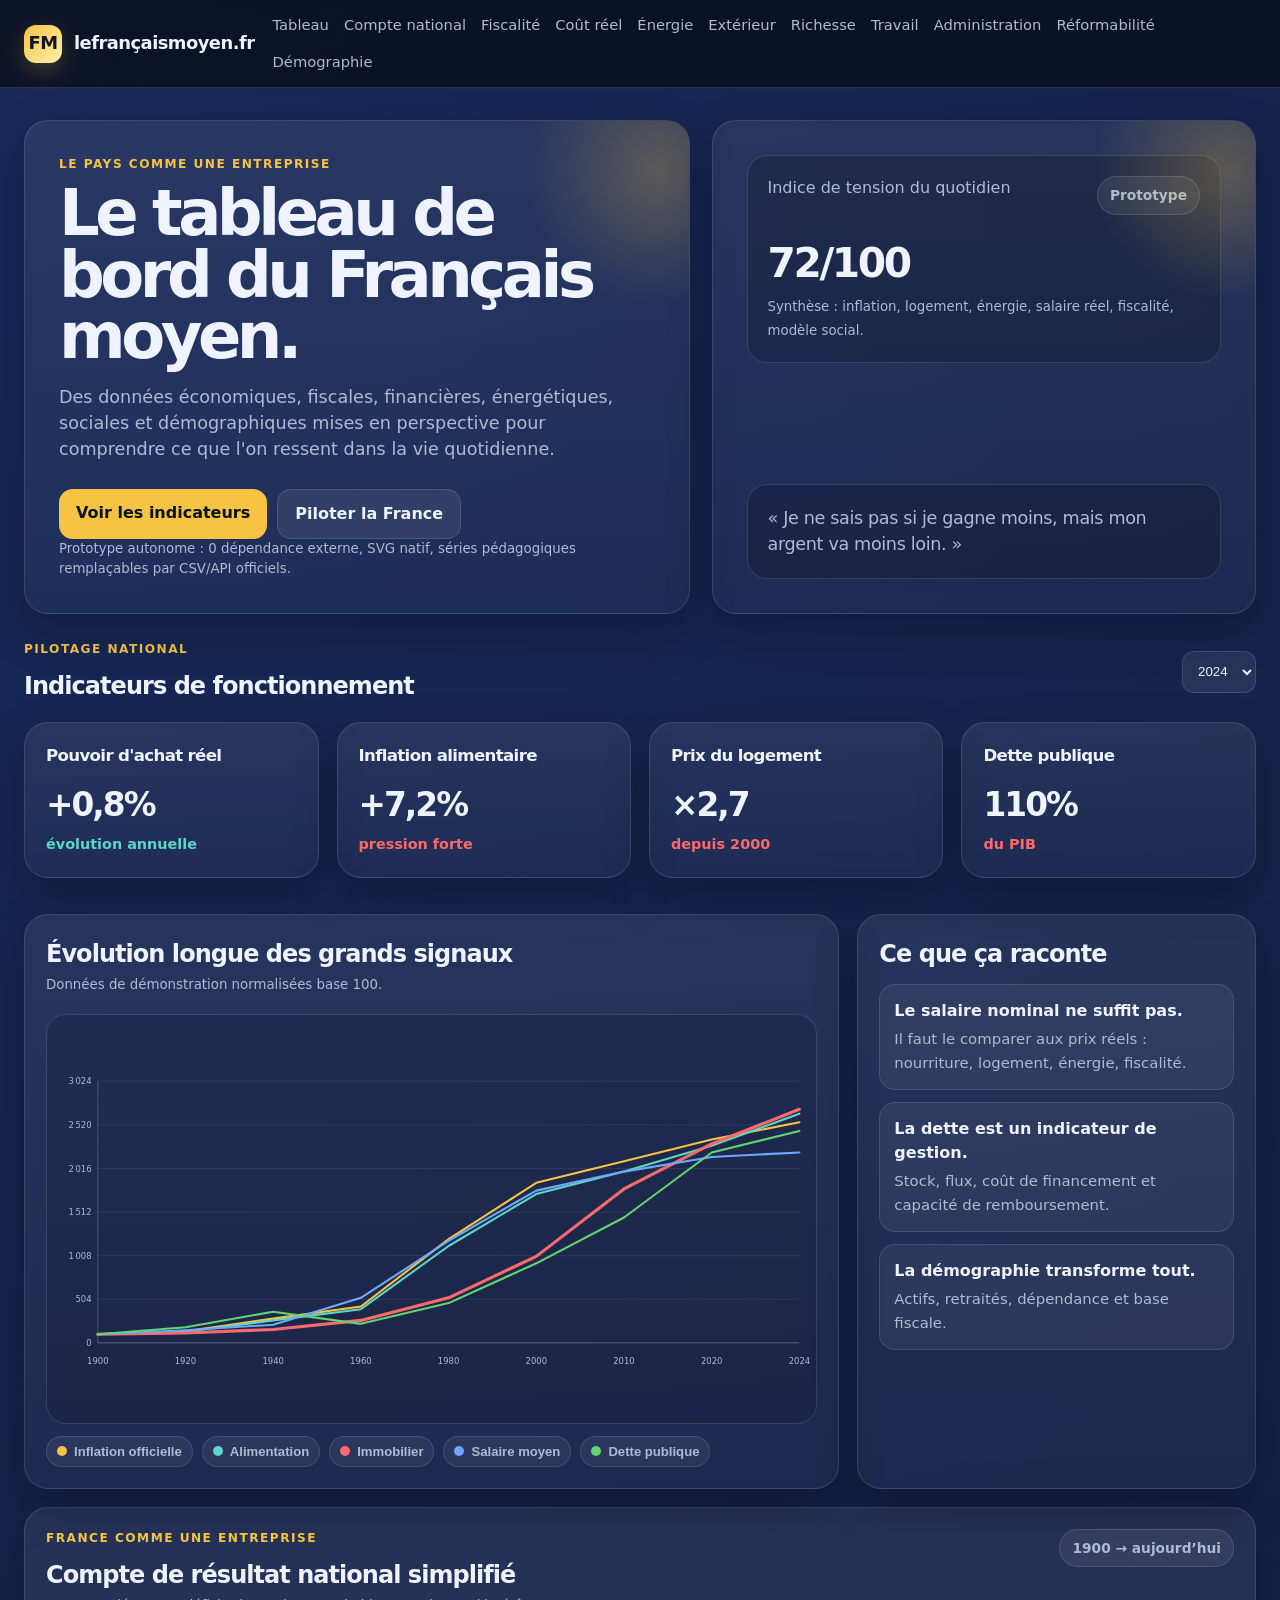
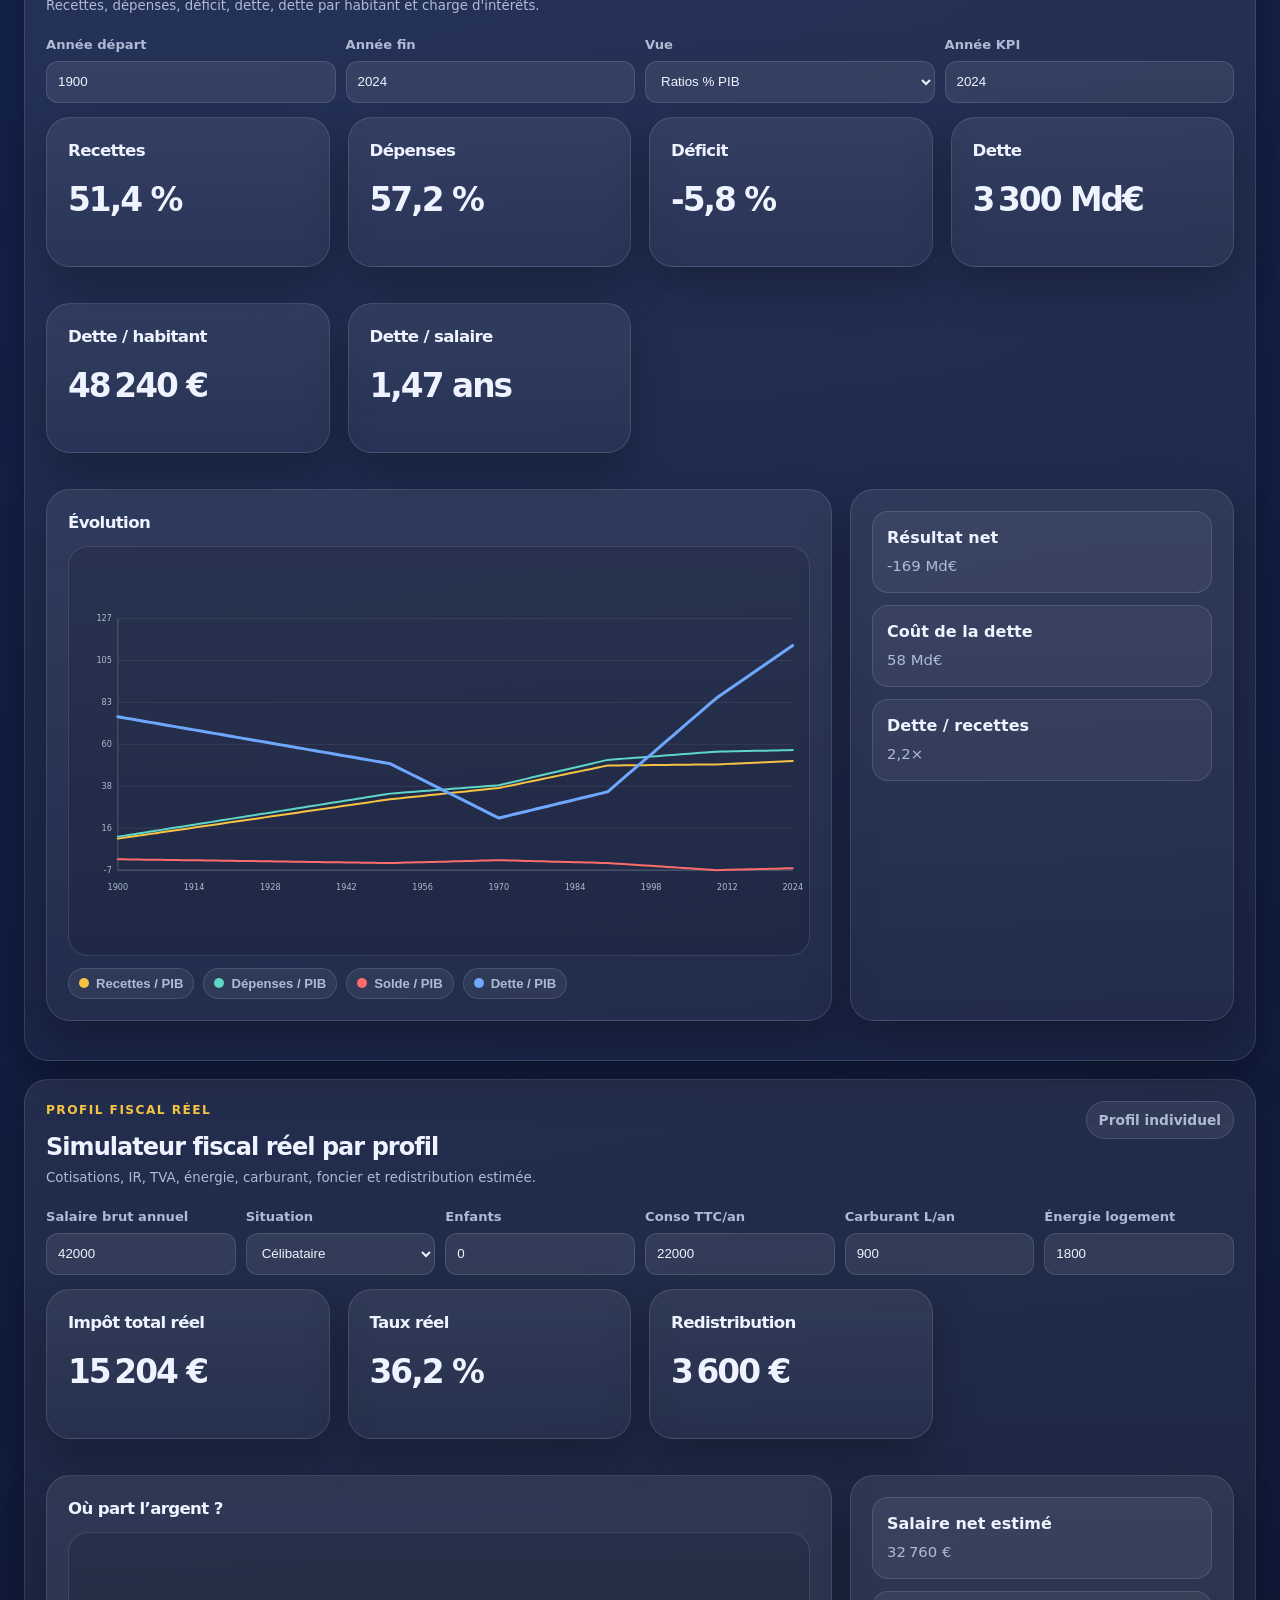
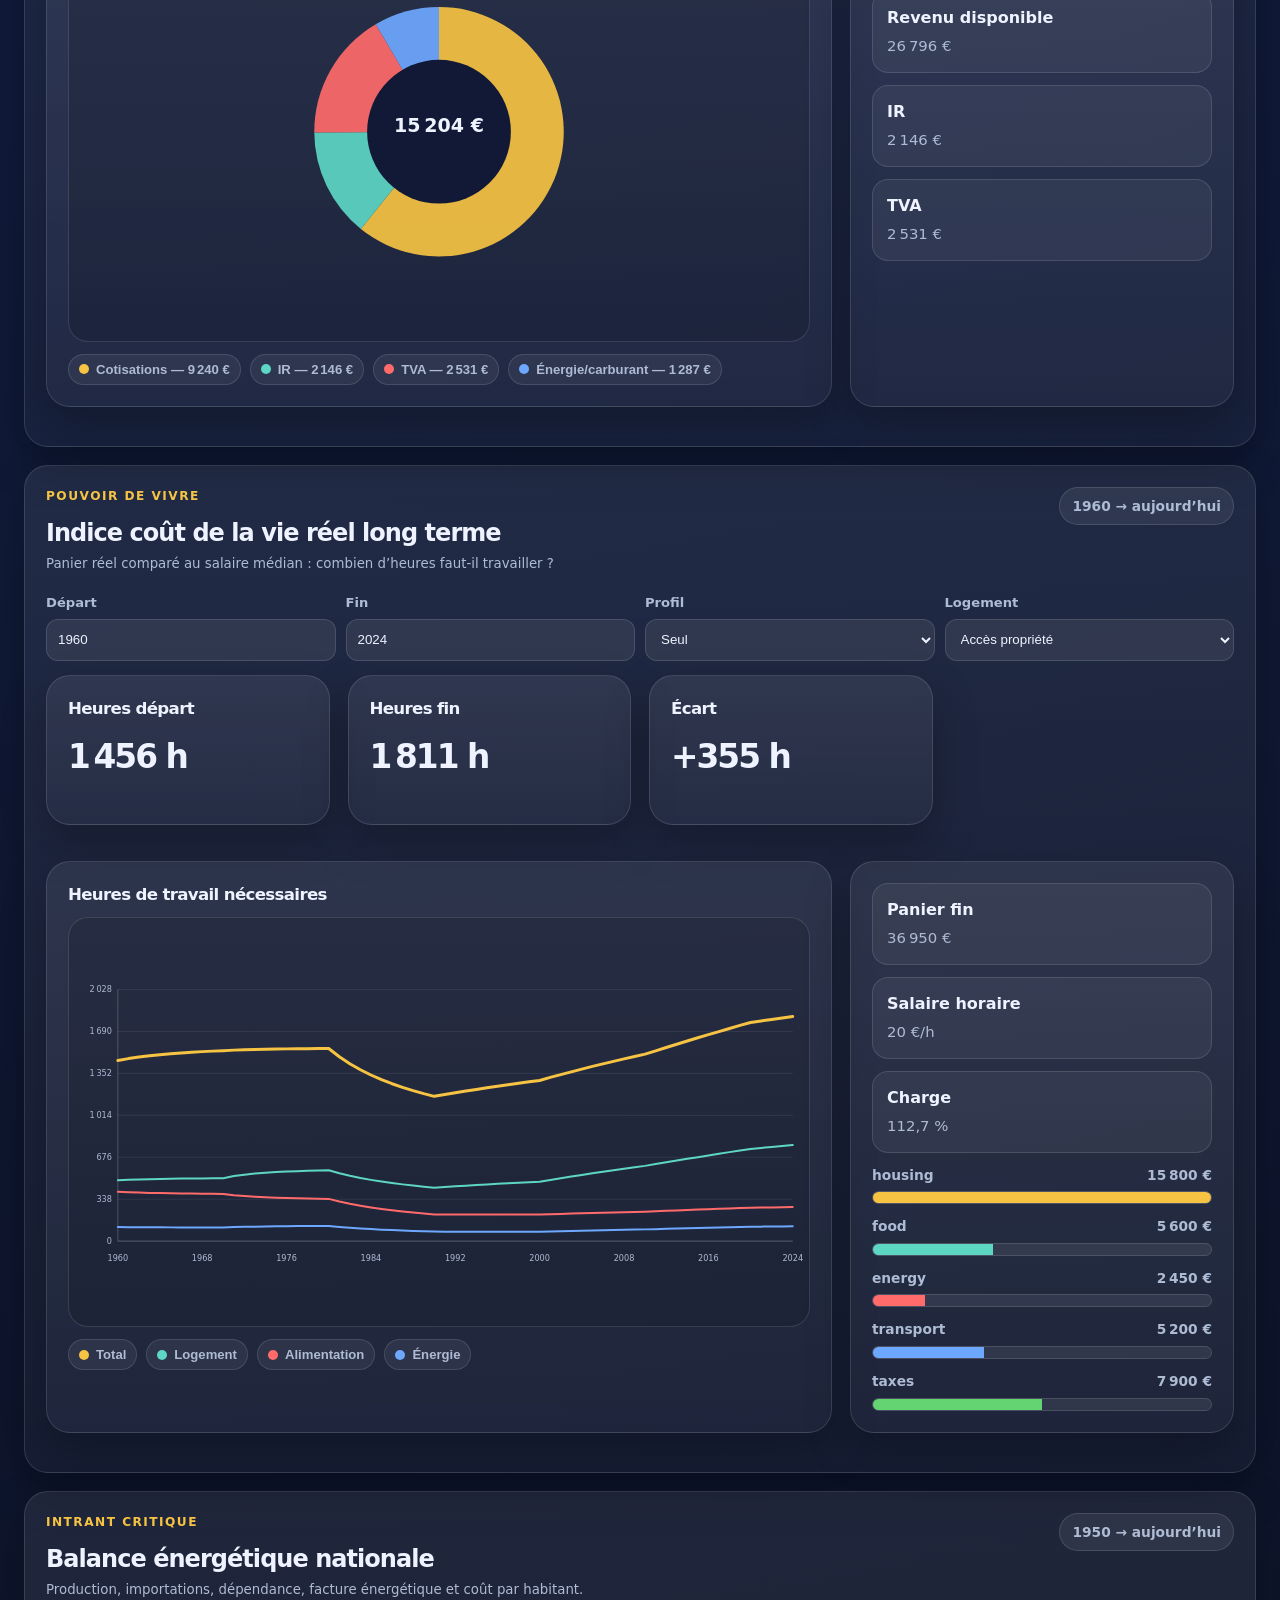
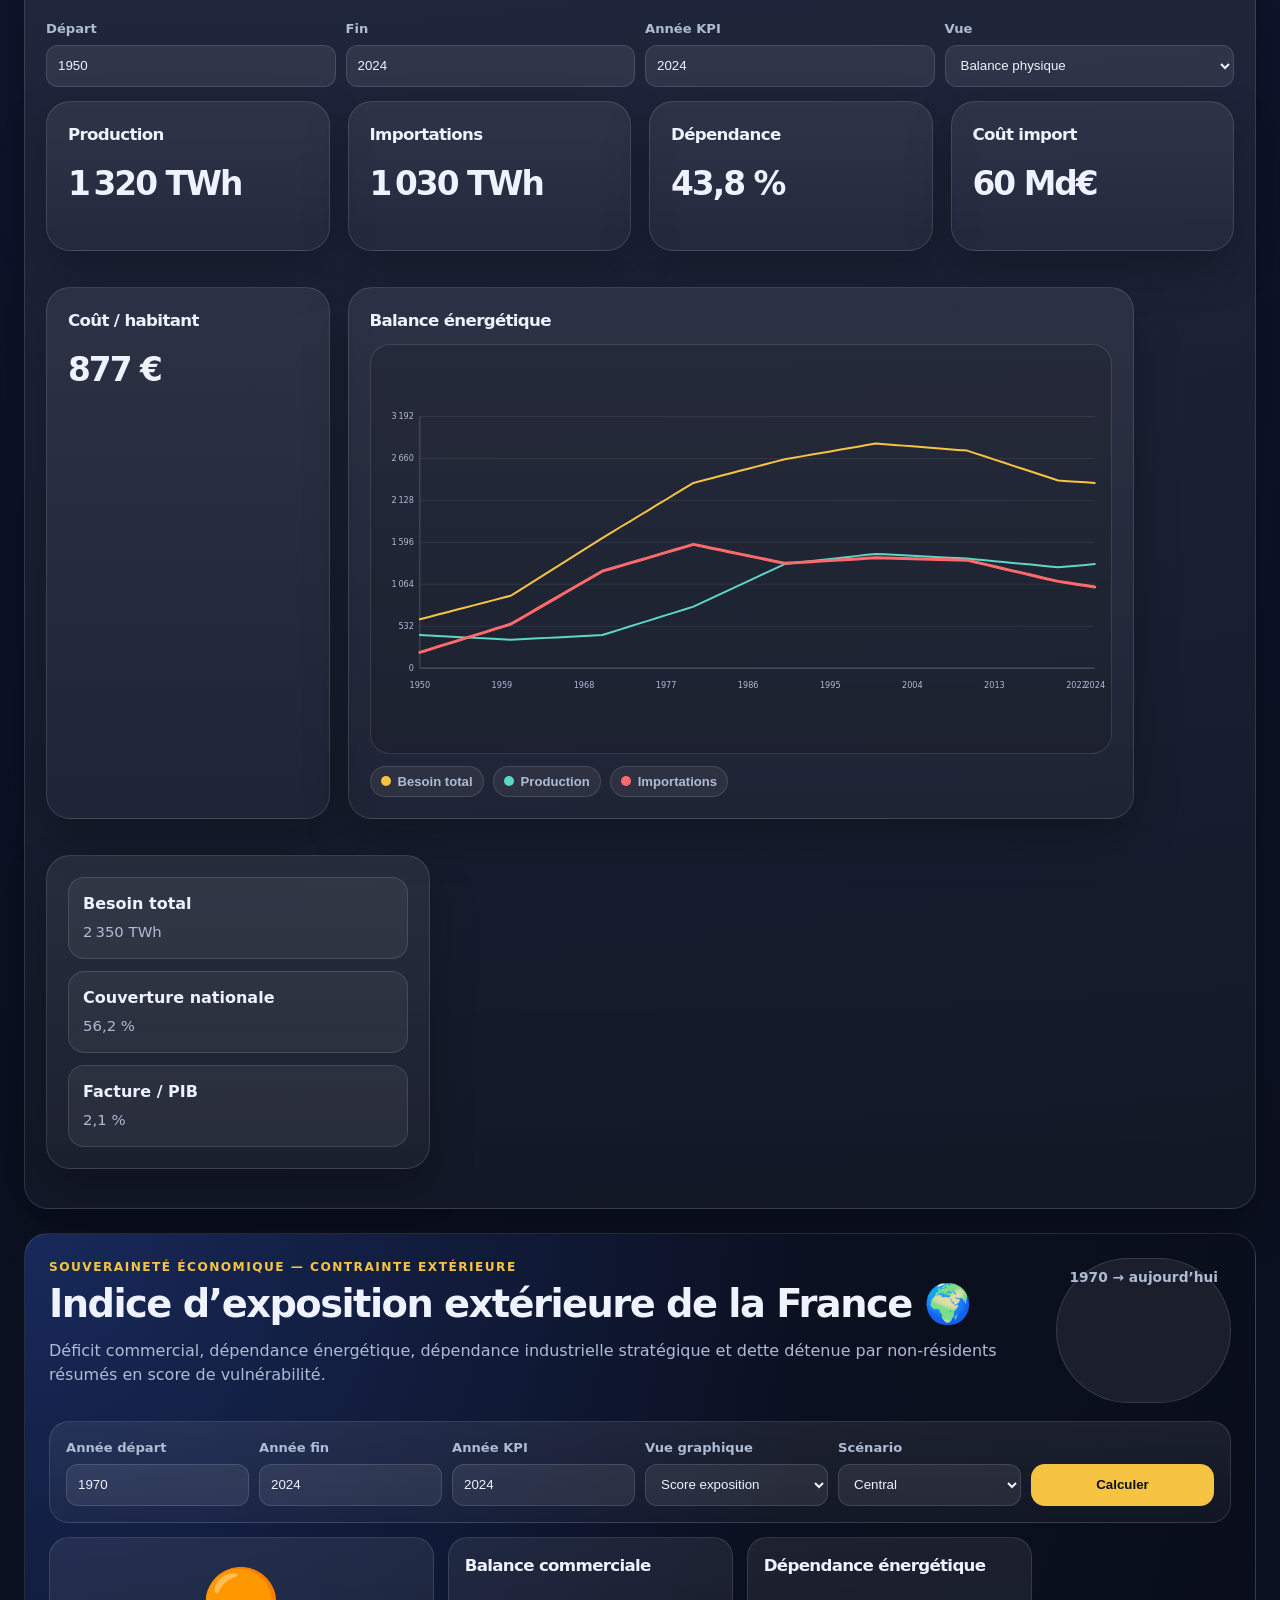
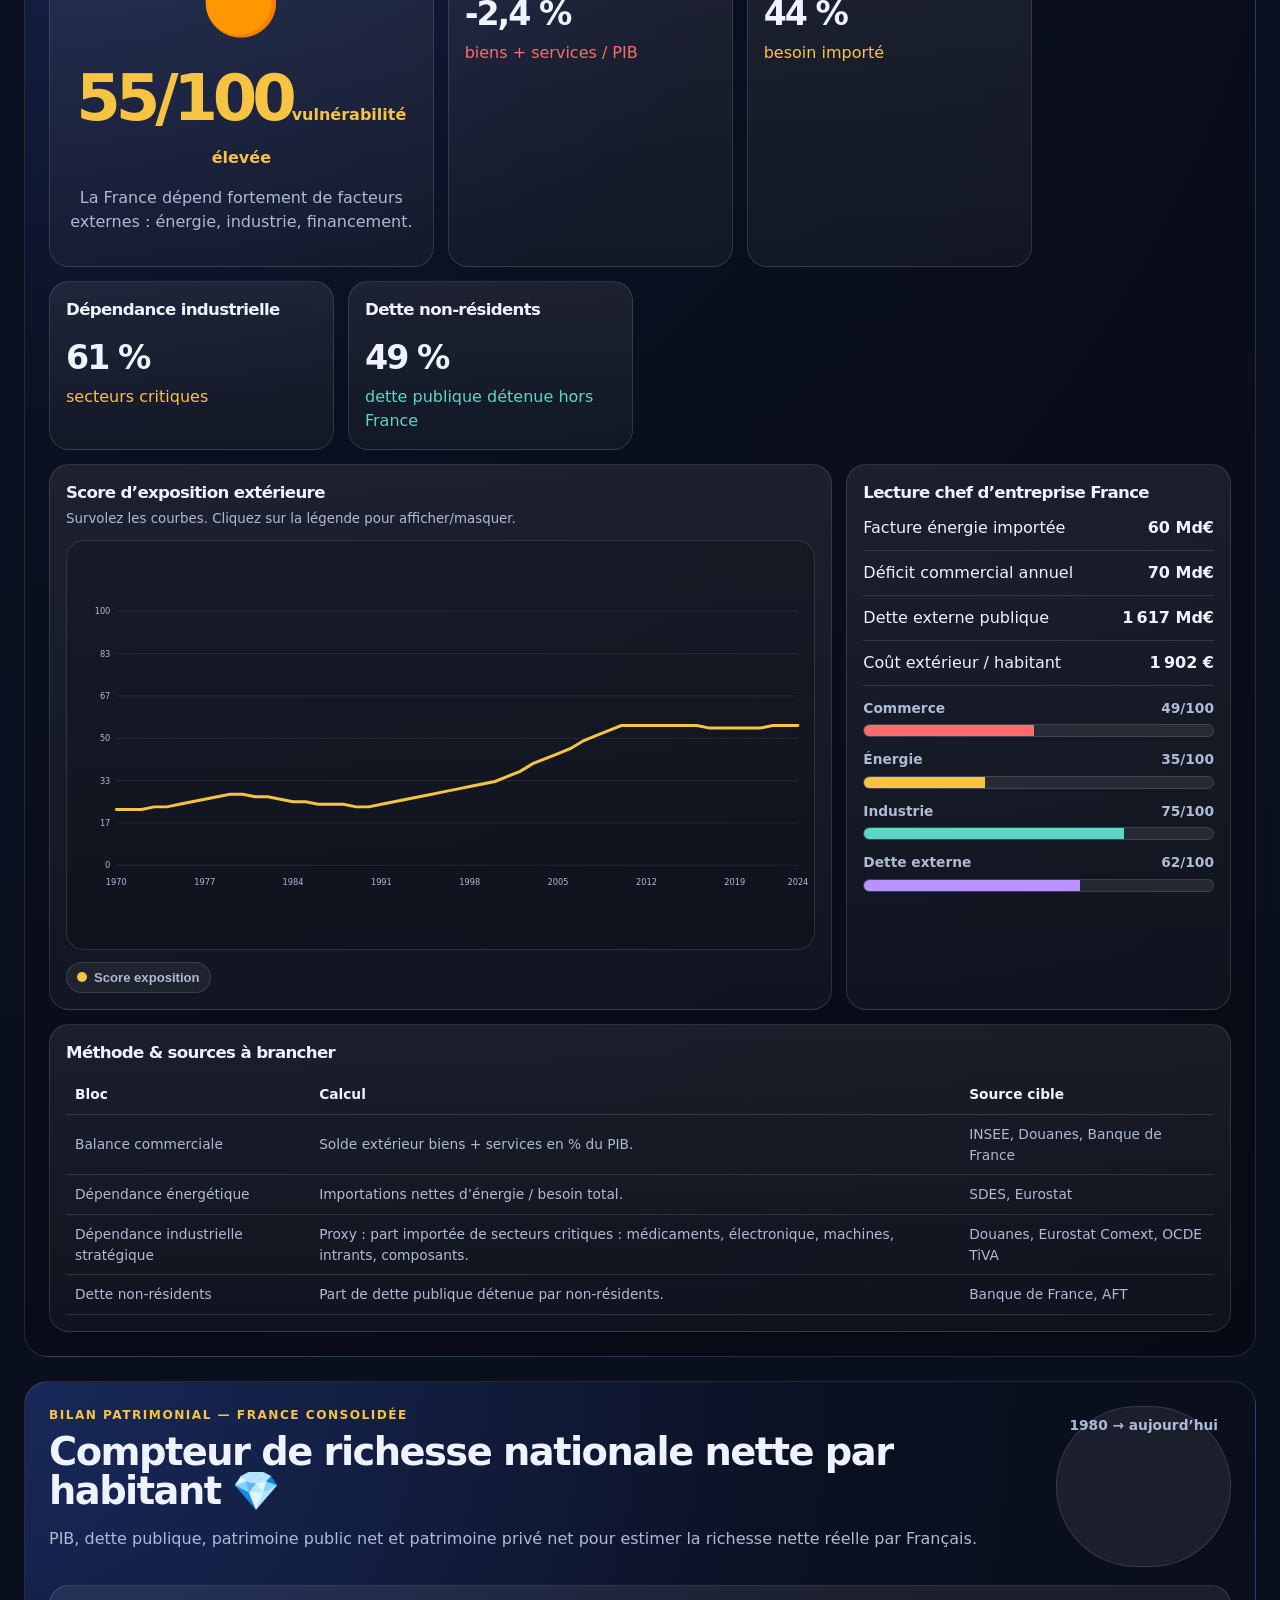
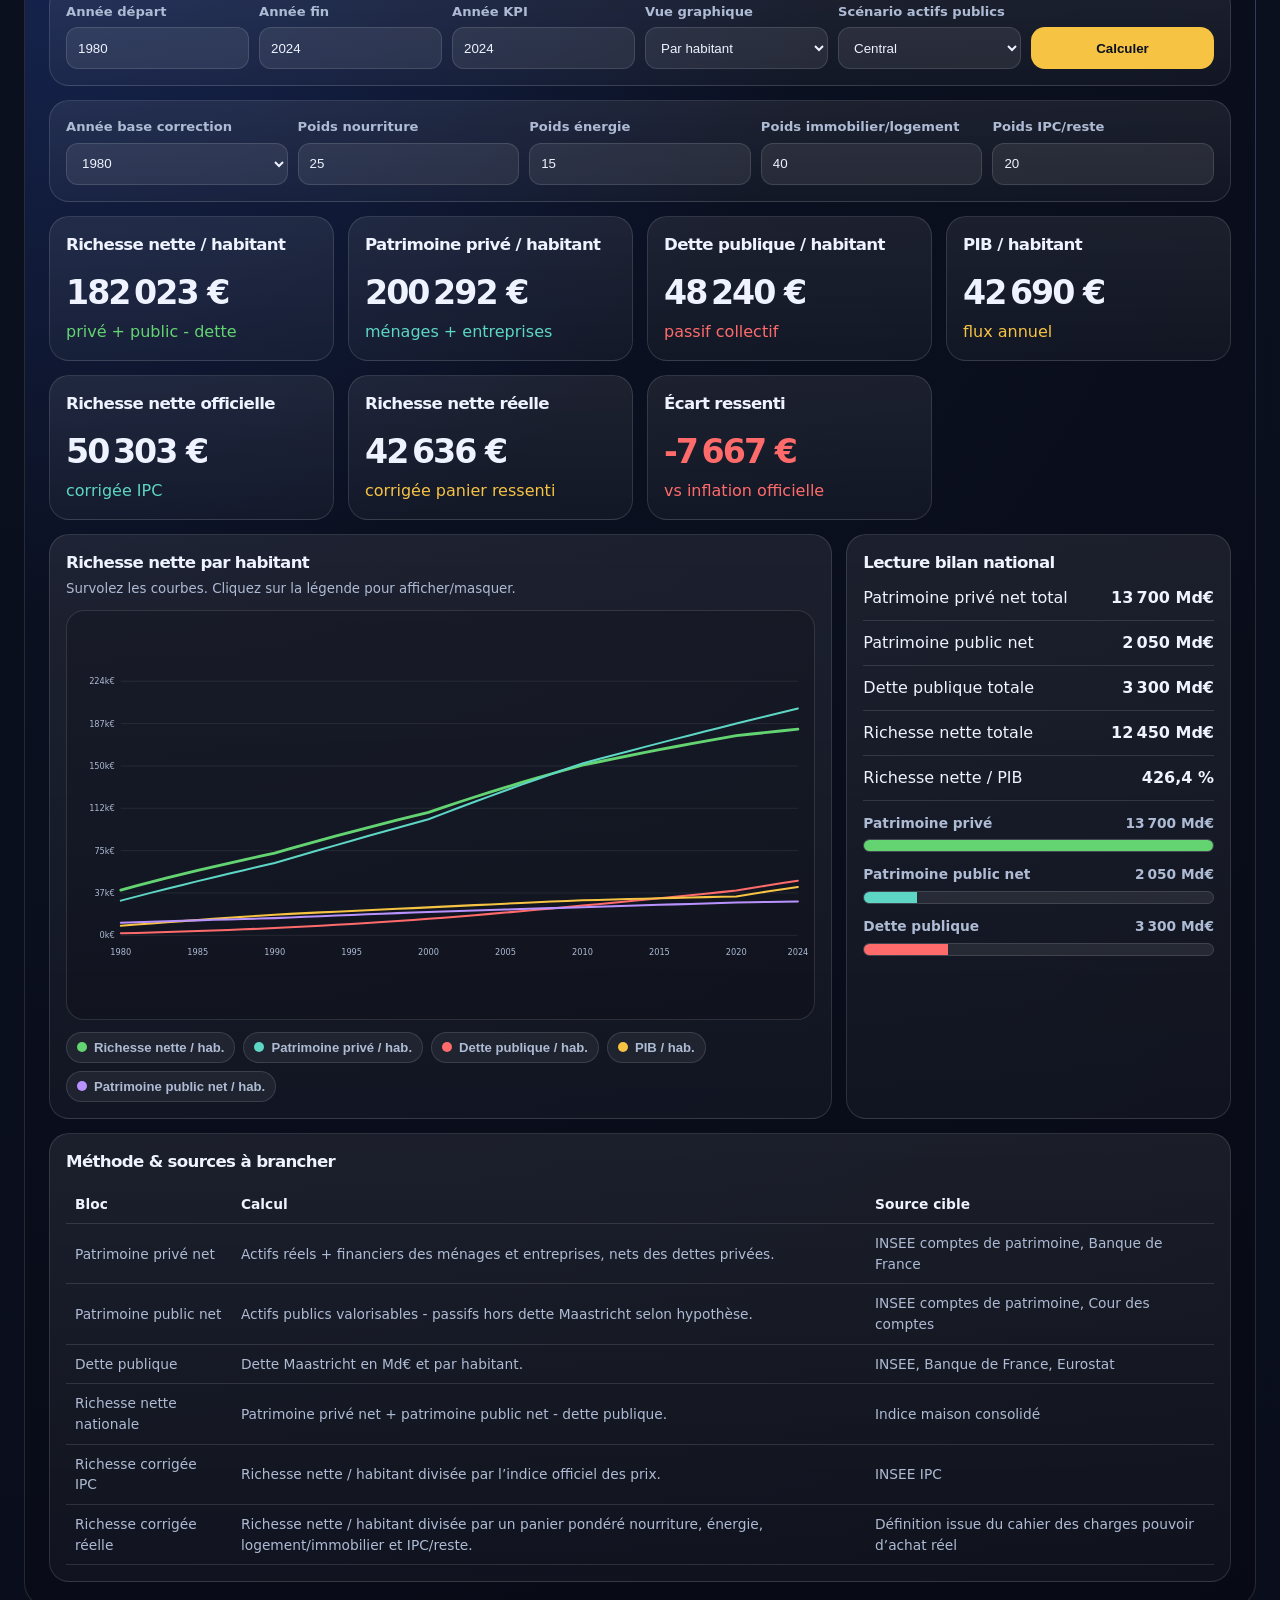
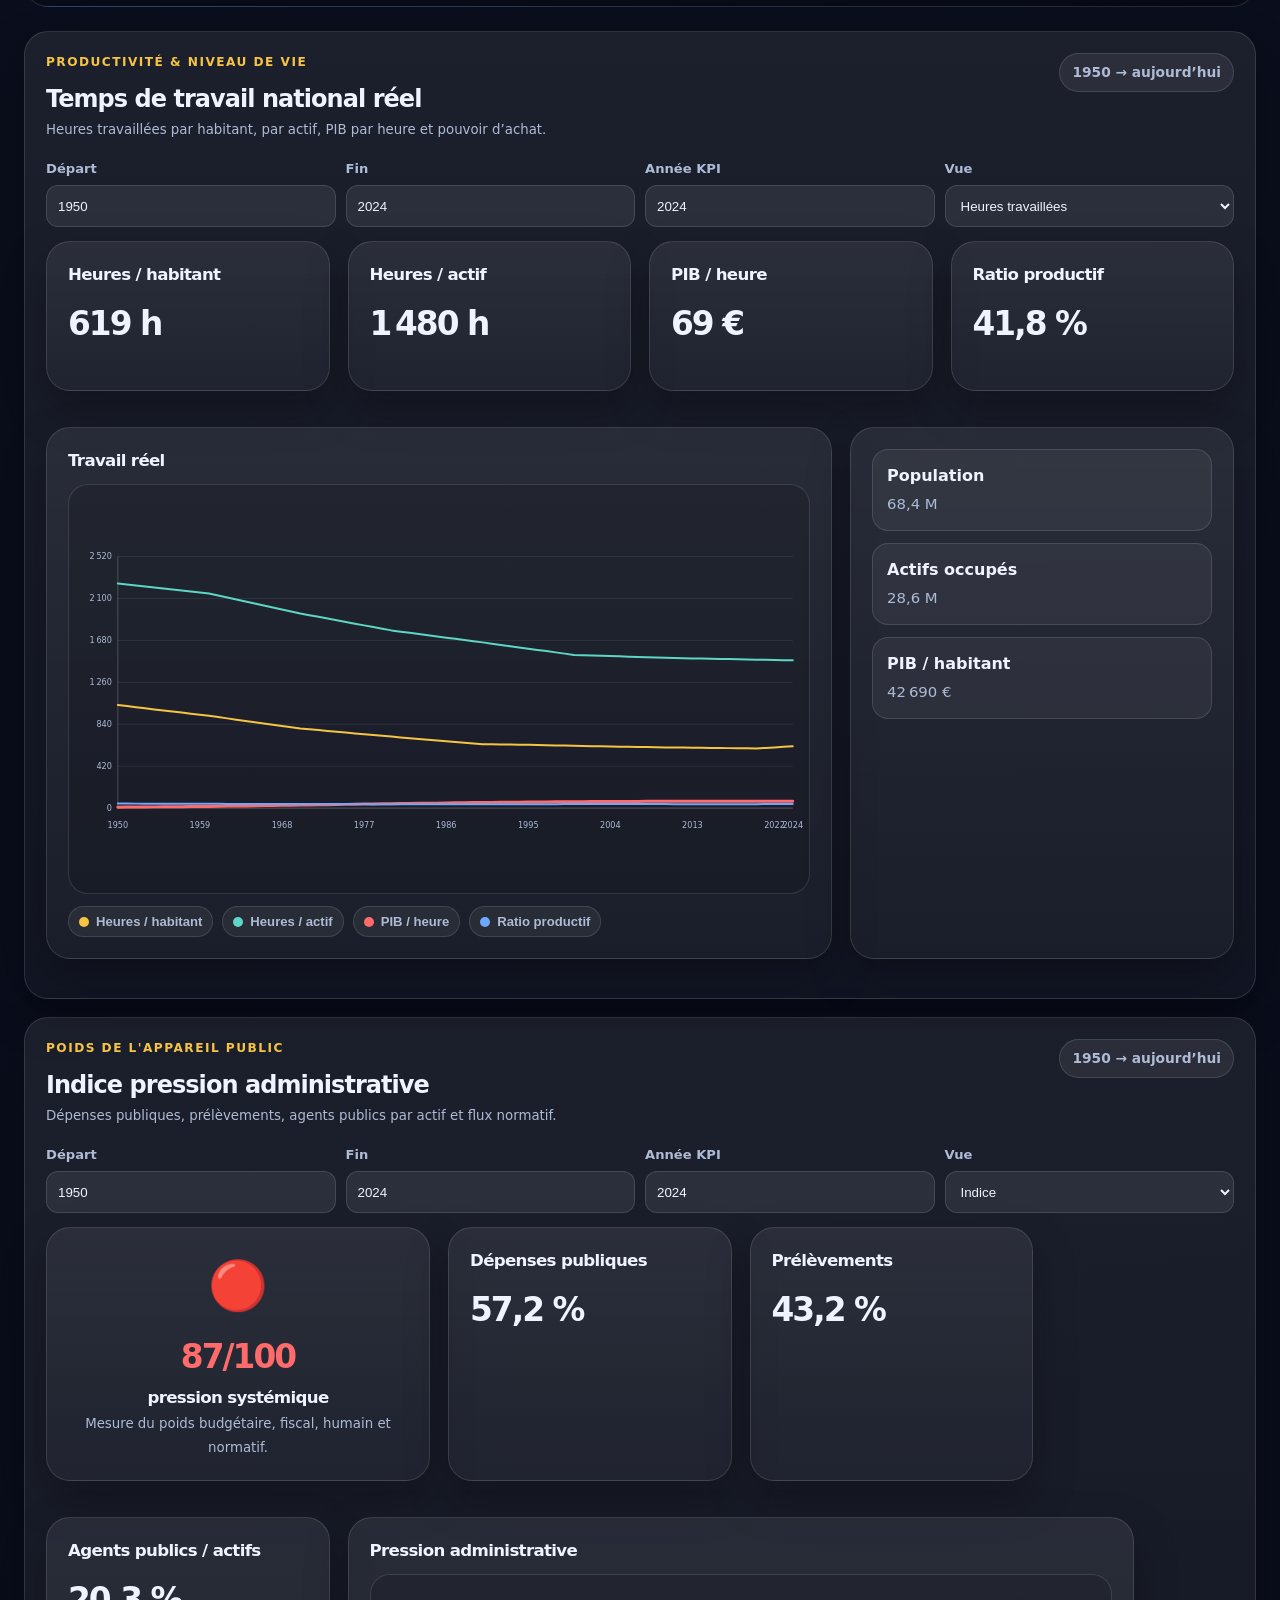
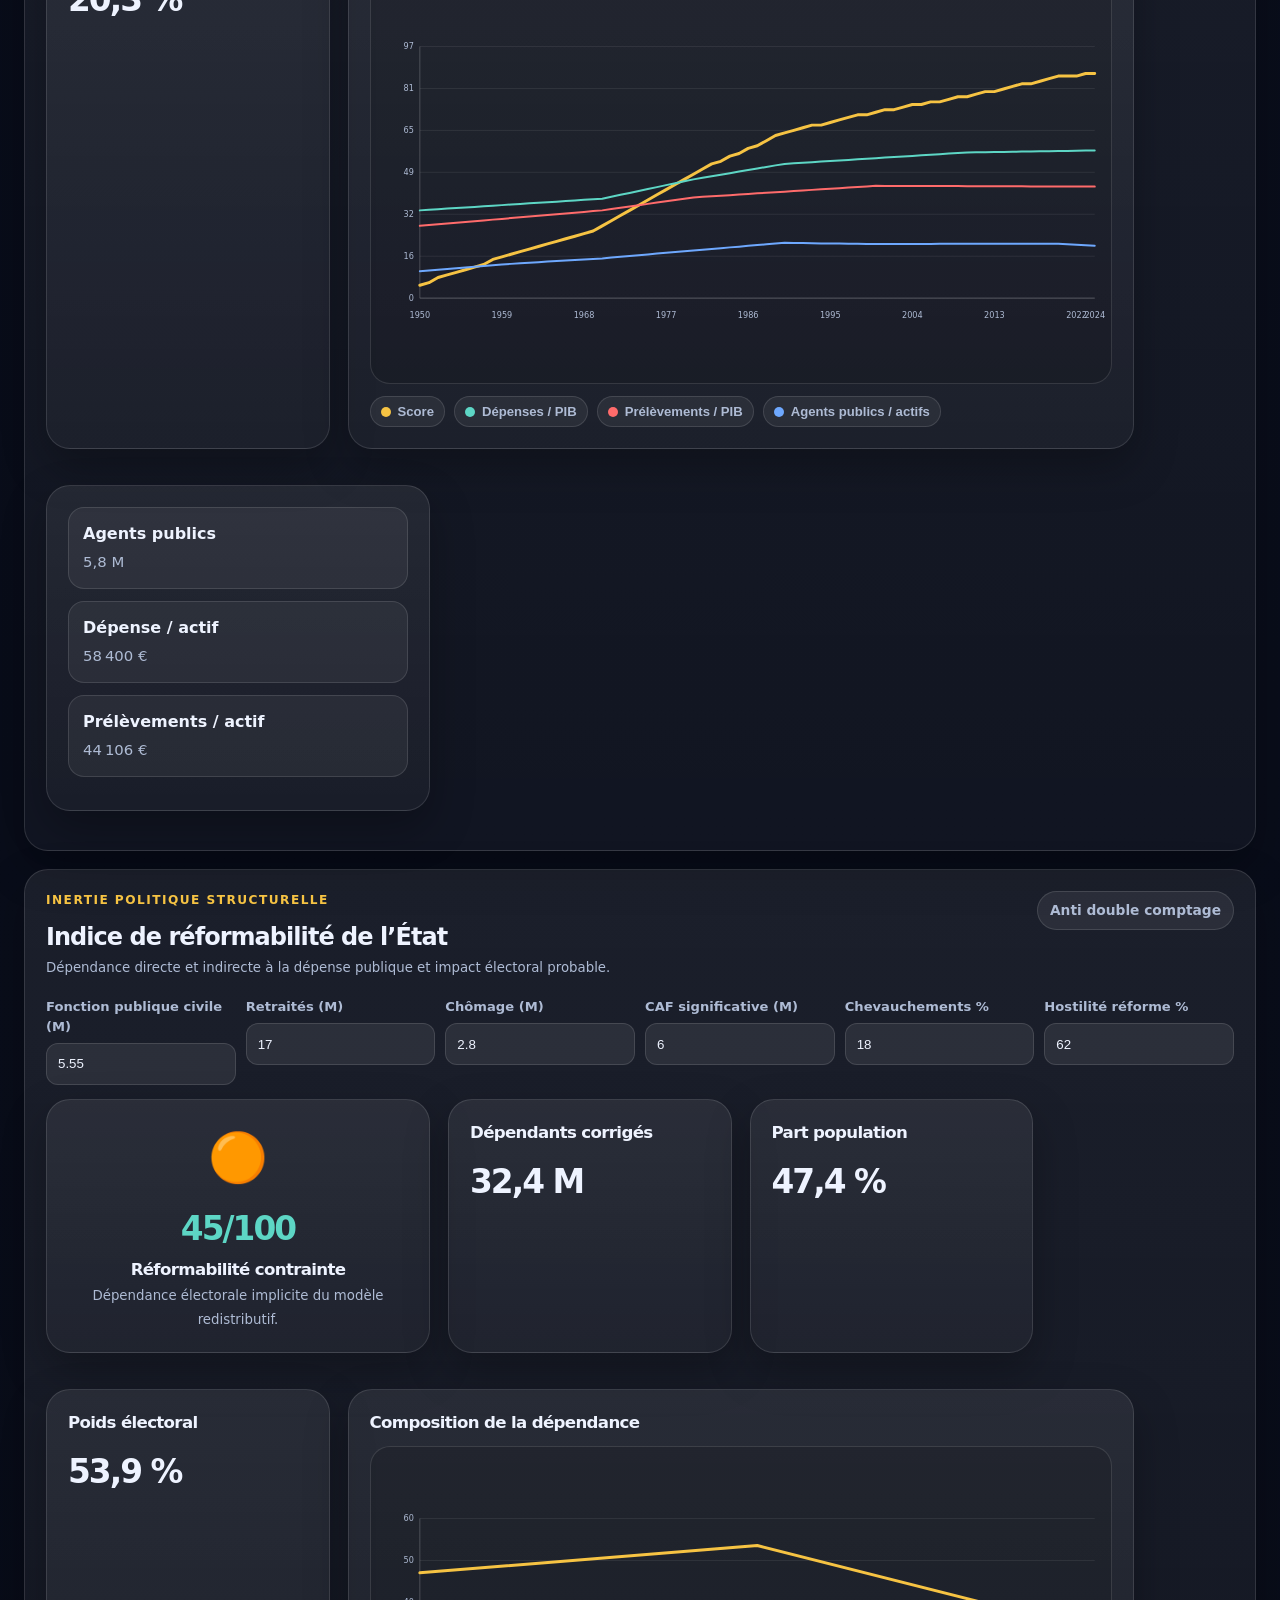
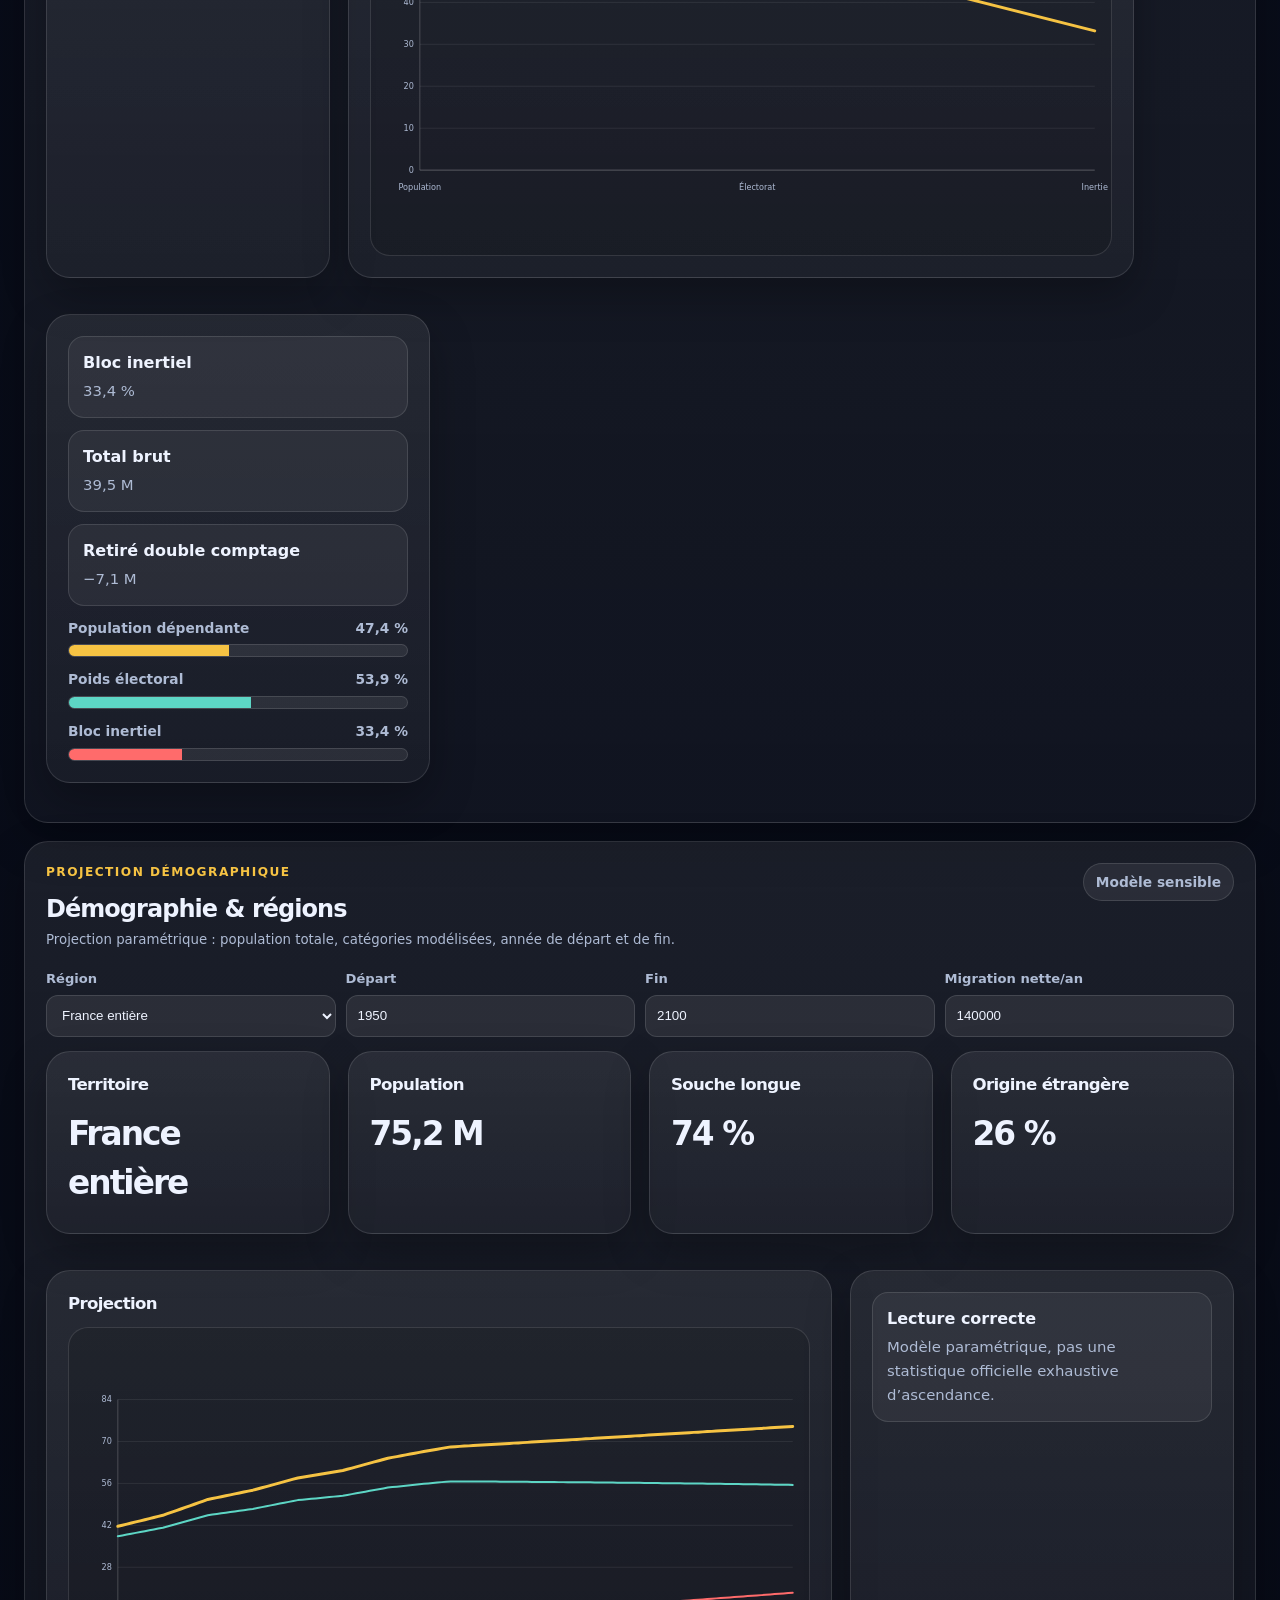
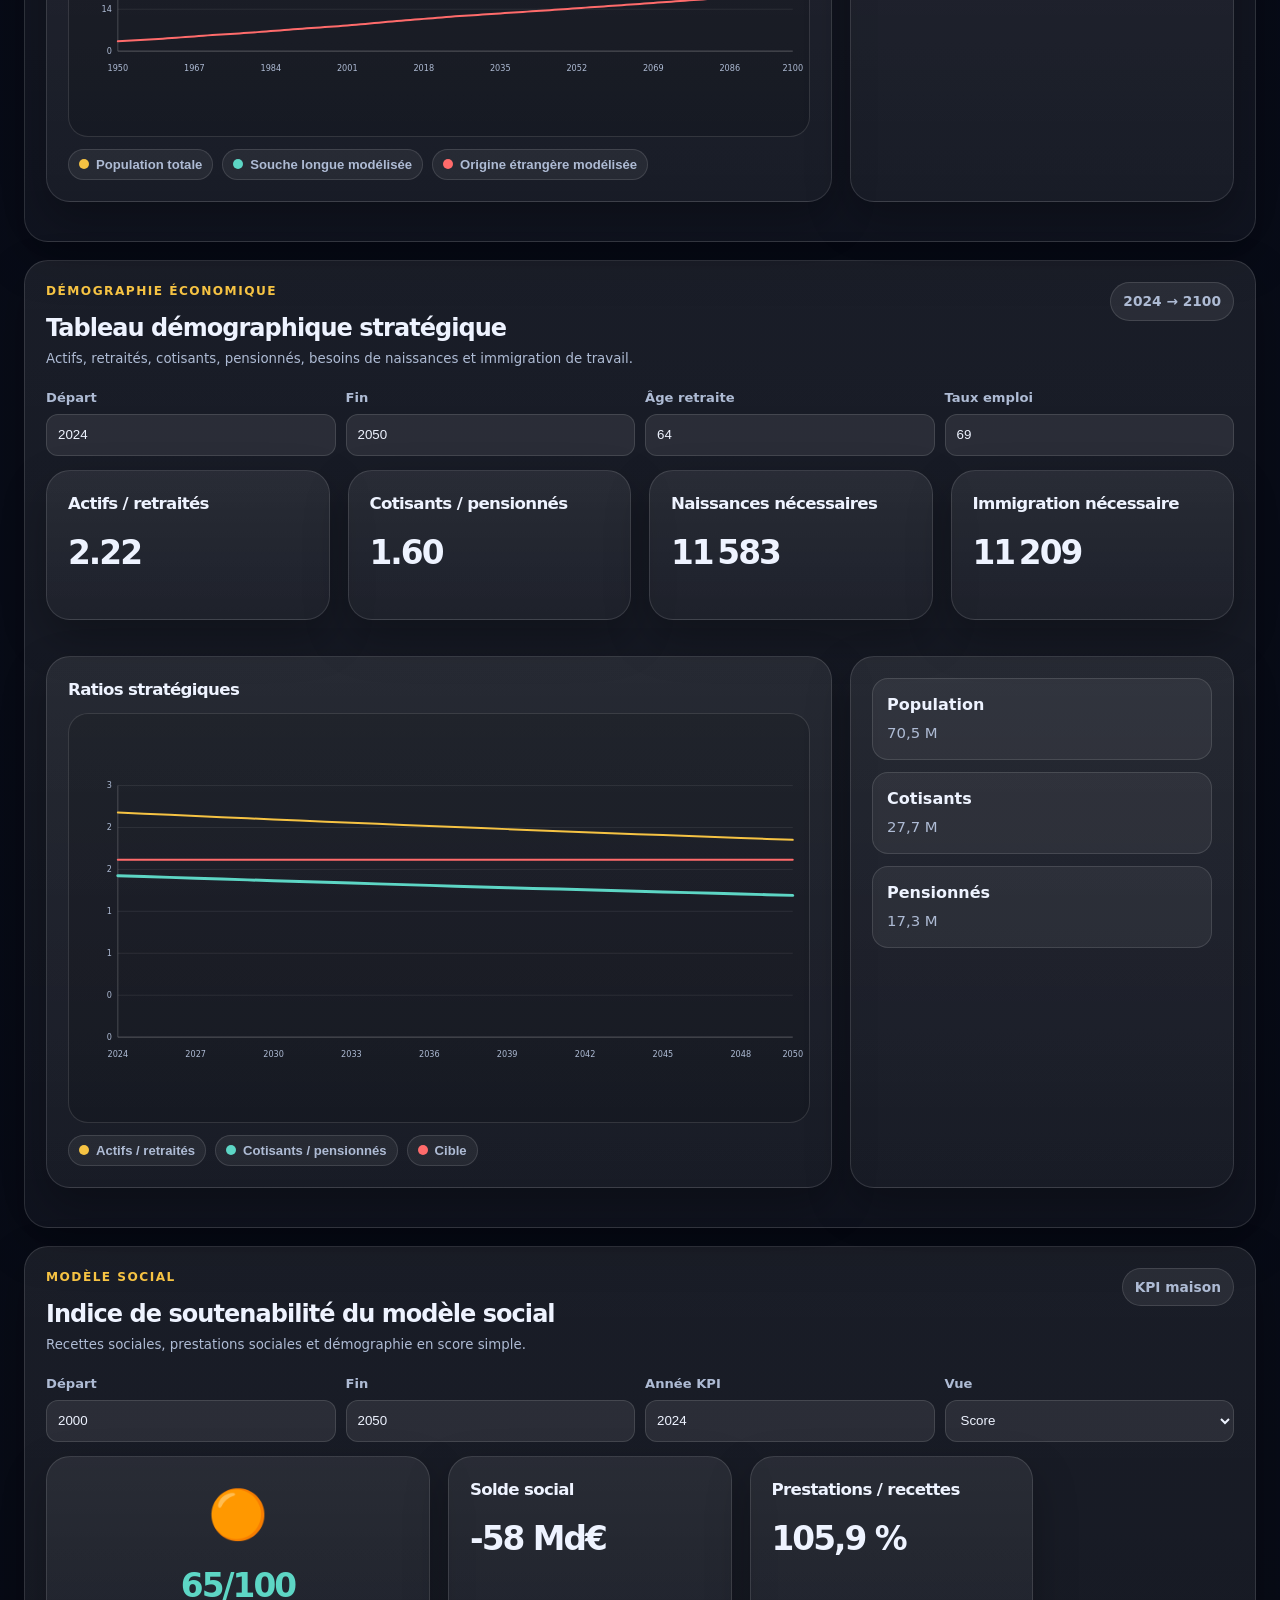
<file: index.html>
<!doctype html>
<html lang="fr">
<head>
  <meta charset="utf-8">
  <meta name="viewport" content="width=device-width,initial-scale=1,viewport-fit=cover">
  <meta name="description" content="Le Français Moyen — tableau de bord statistique de la France : économie, fiscalité, énergie, démographie, pouvoir d'achat, modèle social et capacité de réforme.">
  <meta name="robots" content="index,follow,max-image-preview:large">
  <meta name="theme-color" content="#0b1020">
  <link rel="canonical" href="https://lefrancaismoyen.fr/">
  <meta property="og:type" content="website">
  <meta property="og:locale" content="fr_FR">
  <meta property="og:title" content="Le Français Moyen — Tableau de bord statistique de la France">
  <meta property="og:description" content="La France comme une entreprise : indicateurs officiels, simulateurs et tableaux de bord de pilotage.">
  <title>Le Français Moyen — Tableau de bord statistique de la France</title>
  <script type="application/ld+json">{"@context":"https://schema.org","@type":"WebSite","name":"Le Français Moyen","url":"https://lefrancaismoyen.fr/","inLanguage":"fr-FR"}</script>
  <style>
    :root{--bg:#0b1020;--bg2:#070a14;--panel:#111936;--text:#eef3ff;--muted:#aebbd4;--accent:#f6c343;--accent2:#5dd6c5;--red:#ff6b6b;--green:#63d471;--blue:#6ea8fe;--purple:#b892ff;--border:rgba(255,255,255,.12);--shadow:0 18px 44px rgba(0,0,0,.26);--radius:24px}
    *{box-sizing:border-box}html{scroll-behavior:smooth}body{margin:0;font-family:system-ui,-apple-system,BlinkMacSystemFont,"Segoe UI",Roboto,Arial,sans-serif;background:radial-gradient(circle at 0 0,#18295a 0,var(--bg) 34%,var(--bg2) 100%);color:var(--text);line-height:1.5;text-rendering:optimizeLegibility;-webkit-font-smoothing:antialiased}a{color:inherit;text-decoration:none}.skip{position:absolute;left:-999px;top:8px;background:var(--accent);color:#0b1020;padding:10px;border-radius:10px;z-index:99}.skip:focus{left:8px}a:focus-visible,button:focus-visible,input:focus-visible,select:focus-visible{outline:3px solid var(--accent);outline-offset:3px}
    header{position:sticky;top:0;z-index:20;backdrop-filter:blur(16px);background:rgba(11,16,32,.88);border-bottom:1px solid var(--border)}.nav{max-width:1500px;margin:auto;padding:14px 24px;display:flex;align-items:center;justify-content:space-between;gap:18px}.brand{display:flex;align-items:center;gap:12px;font-weight:850;letter-spacing:-.03em;font-size:1.12rem}.logo{width:38px;height:38px;border-radius:12px;display:grid;place-items:center;background:linear-gradient(135deg,var(--accent),#fff0aa);color:#101520;font-weight:900;box-shadow:0 8px 24px rgba(246,195,67,.24)}nav ul{list-style:none;display:flex;gap:15px;margin:0;padding:0;color:var(--muted);font-size:.92rem;flex-wrap:wrap}nav a:hover{color:var(--text)}
    main{max-width:1500px;margin:auto;padding:32px 24px 74px}.hero{display:grid;grid-template-columns:1.1fr .9fr;gap:22px;margin-bottom:24px}.card,.panel{background:linear-gradient(180deg,rgba(255,255,255,.075),rgba(255,255,255,.035));border:1px solid var(--border);border-radius:var(--radius);box-shadow:var(--shadow)}.hero-card{min-height:340px;padding:34px;display:flex;flex-direction:column;justify-content:space-between;position:relative;overflow:hidden}.hero-card:after{content:"";position:absolute;width:300px;height:300px;border-radius:50%;right:-120px;top:-100px;background:radial-gradient(circle,rgba(246,195,67,.26),transparent 62%);pointer-events:none}.eyebrow{color:var(--accent);font-weight:850;text-transform:uppercase;letter-spacing:.12em;font-size:.76rem;margin-bottom:10px}h1{font-size:clamp(2.2rem,5vw,4.8rem);line-height:.96;letter-spacing:-.07em;margin:0 0 16px;max-width:880px}h2,h3{margin:0;letter-spacing:-.04em}h2{font-size:1.5rem}h3{font-size:1.04rem}.hero p{color:var(--muted);font-size:1.1rem;max-width:760px;margin:0}.actions,.filters,.sim-fields{display:flex;gap:10px;flex-wrap:wrap}.actions{margin-top:26px}.button{border:0;cursor:pointer;padding:12px 17px;border-radius:14px;font-weight:850;color:#09101f;background:var(--accent)}.button.secondary{background:rgba(255,255,255,.08);color:var(--text);border:1px solid var(--border)}
    .tag{border:1px solid var(--border);background:rgba(255,255,255,.07);color:var(--muted);padding:8px 12px;border-radius:999px;font-weight:750;font-size:.86rem;white-space:nowrap}.muted,small{color:var(--muted)}.score{padding:20px;background:rgba(0,0,0,.18);border:1px solid var(--border);border-radius:20px}.score-value{font-size:2.55rem;font-weight:900;letter-spacing:-.06em}.quote{font-size:1.2rem;margin:0;letter-spacing:-.02em}
    .toolbar{display:flex;justify-content:space-between;gap:14px;align-items:center;margin:26px 0 18px;flex-wrap:wrap}.grid{display:grid;grid-template-columns:repeat(12,1fr);gap:18px}.panel{padding:21px;min-height:150px;margin-bottom:18px}.kpi{grid-column:span 3}.wide{grid-column:span 8}.side{grid-column:span 4}.full{grid-column:1/-1}.kpi-number{font-size:2.05rem;font-weight:900;letter-spacing:-.06em;margin:12px 0 4px}.delta{font-weight:850;font-size:.9rem}.up{color:var(--red)!important}.down{color:var(--green)!important}.neutral{color:var(--accent2)!important}.warn{color:var(--accent)!important}
    .panel-header,.score-top{display:flex;justify-content:space-between;gap:14px;align-items:flex-start;margin-bottom:18px}select,input{background:rgba(255,255,255,.08);color:var(--text);border:1px solid var(--border);border-radius:12px;padding:10px 11px;outline:0;min-height:42px;width:100%}option{background:#10172e}.field{min-width:160px;flex:1}.field label{display:block;color:var(--muted);font-size:.82rem;margin-bottom:6px;font-weight:750}.sim-fields{margin:14px 0}.chart-box{height:410px;position:relative;border-radius:20px;background:rgba(0,0,0,.12);border:1px solid var(--border);overflow:hidden;margin-top:10px}.svg-chart{width:100%;height:100%;display:block}.legend{display:flex;gap:9px;flex-wrap:wrap;margin-top:12px}.legend button{display:flex;align-items:center;gap:7px;border:1px solid var(--border);border-radius:999px;padding:7px 10px;background:rgba(255,255,255,.06);color:var(--muted);cursor:pointer;font-size:.82rem;font-weight:800}.legend button.off{opacity:.45;text-decoration:line-through}.dot{width:10px;height:10px;border-radius:99px;display:inline-block}.tooltip{position:fixed;display:none;z-index:50;background:#0a0f1f;color:var(--text);border:1px solid var(--border);border-radius:12px;padding:10px 12px;font-size:12px;line-height:1.45;box-shadow:0 10px 32px rgba(0,0,0,.38);pointer-events:none;max-width:310px}.insight-list{display:grid;gap:12px}.insight,.matrix-item,.sim-kpi{padding:14px;border-radius:16px;background:rgba(255,255,255,.055);border:1px solid var(--border)}.insight strong{display:block;margin-bottom:4px}.insight span{color:var(--muted);font-size:.93rem}.matrix{display:grid;grid-template-columns:repeat(4,1fr);gap:14px}.matrix-item{padding:18px}.matrix-item b{display:block;font-size:1.5rem;margin:8px 0 2px}.source-grid{display:grid;grid-template-columns:repeat(5,1fr);gap:12px}.source{border:1px dashed rgba(255,255,255,.2);border-radius:16px;padding:14px;color:var(--muted);background:rgba(255,255,255,.035);font-weight:750;font-size:.92rem}.audit-table{width:100%;border-collapse:collapse;color:var(--muted);font-size:.86rem;margin-top:18px}.audit-table th,.audit-table td{border-bottom:1px solid var(--border);padding:10px;text-align:left;vertical-align:top}.audit-table th{color:var(--text)}.bars{display:grid;gap:12px;margin-top:12px}.bar label{display:flex;justify-content:space-between;color:var(--muted);font-size:.86rem;font-weight:800;margin-bottom:6px}.track{height:13px;border-radius:999px;background:rgba(255,255,255,.08);border:1px solid var(--border);overflow:hidden}.fill{height:100%;width:0%;background:var(--accent)}
    footer{border-top:1px solid var(--border);color:var(--muted);padding:28px 24px;max-width:1500px;margin:auto;font-size:.92rem}.visually-hidden{position:absolute!important;width:1px;height:1px;overflow:hidden;clip:rect(1px,1px,1px,1px);white-space:nowrap}
    @media(max-width:1050px){.hero{grid-template-columns:1fr}.kpi{grid-column:span 6}.wide,.side{grid-column:1/-1}.matrix,.source-grid{grid-template-columns:repeat(2,1fr)}nav ul{display:none}}@media(max-width:640px){main{padding:22px 14px 58px}.nav{padding:12px 14px}.hero-card,.panel{border-radius:20px;padding:19px}.kpi{grid-column:1/-1}.matrix,.source-grid{grid-template-columns:1fr}.chart-box{height:330px}h1{font-size:2.35rem}}
  </style>
</head>
<body>
<a class="skip" href="#contenu">Aller au contenu</a>
<header>
  <div class="nav">
    <a href="#" class="brand"><span class="logo">FM</span><span>lefrançaismoyen.fr</span></a>
    <nav aria-label="Navigation principale"><ul>
      <li><a href="#dashboard">Tableau</a></li><li><a href="#compte-resultat-national">Compte national</a></li><li><a href="#simulateur-fiscal-reel">Fiscalité</a></li><li><a href="#indice-cout-vie-reel">Coût réel</a></li><li><a href="#balance-energetique-nationale">Énergie</a></li><li><a href="#indice-exposition-exterieure">Extérieur</a></li><li><a href="#richesse-nationale-nette">Richesse</a></li><li><a href="#temps-travail-national-reel">Travail</a></li><li><a href="#indice-pression-administrative">Administration</a></li><li><a href="#indice-reformabilite-etat">Réformabilité</a></li><li><a href="#demographie">Démographie</a></li>
    </ul></nav>
  </div>
</header>

<main id="contenu">
<section class="hero">
  <div class="card hero-card">
    <div><div class="eyebrow">Le pays comme une entreprise</div><h1>Le tableau de bord du Français moyen.</h1><p>Des données économiques, fiscales, financières, énergétiques, sociales et démographiques mises en perspective pour comprendre ce que l'on ressent dans la vie quotidienne.</p><div class="actions"><a class="button" href="#dashboard">Voir les indicateurs</a><a class="button secondary" href="#compte-resultat-national">Piloter la France</a></div></div>
    <small>Prototype autonome : 0 dépendance externe, SVG natif, séries pédagogiques remplaçables par CSV/API officiels.</small>
  </div>
  <aside class="card hero-card">
    <div class="score"><div class="score-top"><span class="muted">Indice de tension du quotidien</span><span class="tag">Prototype</span></div><div class="score-value" id="dailyScore">72/100</div><small>Synthèse : inflation, logement, énergie, salaire réel, fiscalité, modèle social.</small></div>
    <div class="score"><p class="quote">« Je ne sais pas si je gagne moins, mais mon argent va moins loin. »</p></div>
  </aside>
</section>

<section id="dashboard" class="toolbar"><div><div class="eyebrow">Pilotage national</div><h2>Indicateurs de fonctionnement</h2></div><div class="filters"><select id="periodSelect"><option>2024</option><option>2020</option><option>2010</option><option>2000</option><option>1980</option><option>1960</option></select></div></section>
<section class="grid">
  <article class="panel kpi"><h3>Pouvoir d'achat réel</h3><div class="kpi-number" id="kpiPurchasing">+0,8%</div><div class="delta neutral">évolution annuelle</div></article>
  <article class="panel kpi"><h3>Inflation alimentaire</h3><div class="kpi-number" id="kpiFood">+7,2%</div><div class="delta up">pression forte</div></article>
  <article class="panel kpi"><h3>Prix du logement</h3><div class="kpi-number" id="kpiHousing">×2,7</div><div class="delta up">depuis 2000</div></article>
  <article class="panel kpi"><h3>Dette publique</h3><div class="kpi-number" id="kpiDebt">110%</div><div class="delta up">du PIB</div></article>
  <article class="panel wide"><div class="panel-header"><div><h2>Évolution longue des grands signaux</h2><small>Données de démonstration normalisées base 100.</small></div></div><div class="chart-box"><svg id="mainSvg" class="svg-chart"></svg></div><div id="mainLegend" class="legend"></div></article>
  <aside class="panel side"><h2>Ce que ça raconte</h2><div class="insight-list" style="margin-top:12px"><div class="insight"><strong>Le salaire nominal ne suffit pas.</strong><span>Il faut le comparer aux prix réels : nourriture, logement, énergie, fiscalité.</span></div><div class="insight"><strong>La dette est un indicateur de gestion.</strong><span>Stock, flux, coût de financement et capacité de remboursement.</span></div><div class="insight"><strong>La démographie transforme tout.</strong><span>Actifs, retraités, dépendance et base fiscale.</span></div></div></aside>
</section>

<section id="compte-resultat-national" class="panel full">
  <div class="panel-header"><div><div class="eyebrow">France comme une entreprise</div><h2>Compte de résultat national simplifié</h2><small>Recettes, dépenses, déficit, dette, dette par habitant et charge d'intérêts.</small></div><span class="tag">1900 → aujourd’hui</span></div>
  <div class="sim-fields"><div class="field"><label>Année départ</label><input id="crnStart" type="number" value="1900"></div><div class="field"><label>Année fin</label><input id="crnEnd" type="number" value="2024"></div><div class="field"><label>Vue</label><select id="crnView"><option value="ratio">Ratios % PIB</option><option value="euros">Md€ courants</option><option value="habitant">Dette par habitant</option><option value="salaire">Dette / salaire</option></select></div><div class="field"><label>Année KPI</label><input id="crnYear" type="number" value="2024"></div></div>
  <div class="grid"><article class="panel kpi"><h3>Recettes</h3><div class="kpi-number" id="crnRevenue">—</div></article><article class="panel kpi"><h3>Dépenses</h3><div class="kpi-number" id="crnExpense">—</div></article><article class="panel kpi"><h3>Déficit</h3><div class="kpi-number" id="crnDeficit">—</div></article><article class="panel kpi"><h3>Dette</h3><div class="kpi-number" id="crnDebt">—</div></article><article class="panel kpi"><h3>Dette / habitant</h3><div class="kpi-number" id="crnPerCapita">—</div></article><article class="panel kpi"><h3>Dette / salaire</h3><div class="kpi-number" id="crnDebtSalary">—</div></article><article class="panel wide"><h3 id="crnChartTitle">Évolution</h3><div class="chart-box"><svg id="crnSvg" class="svg-chart"></svg></div><div id="crnLegend" class="legend"></div></article><aside class="panel side"><div class="insight-list"><div class="insight"><strong>Résultat net</strong><span id="crnResult">—</span></div><div class="insight"><strong>Coût de la dette</strong><span id="crnInterest">—</span></div><div class="insight"><strong>Dette / recettes</strong><span id="crnDebtRevenue">—</span></div></div></aside></div>
</section>

<section id="simulateur-fiscal-reel" class="panel full">
  <div class="panel-header"><div><div class="eyebrow">Profil fiscal réel</div><h2>Simulateur fiscal réel par profil</h2><small>Cotisations, IR, TVA, énergie, carburant, foncier et redistribution estimée.</small></div><span class="tag">Profil individuel</span></div>
  <div class="sim-fields"><div class="field"><label>Salaire brut annuel</label><input id="taxGross" type="number" value="42000"></div><div class="field"><label>Situation</label><select id="taxStatus"><option value="single">Célibataire</option><option value="couple">Couple</option><option value="singleParent">Parent isolé</option></select></div><div class="field"><label>Enfants</label><input id="taxChildren" type="number" value="0"></div><div class="field"><label>Conso TTC/an</label><input id="taxSpend" type="number" value="22000"></div><div class="field"><label>Carburant L/an</label><input id="taxFuelLiters" type="number" value="900"></div><div class="field"><label>Énergie logement</label><input id="taxEnergyBill" type="number" value="1800"></div></div>
  <div class="grid"><article class="panel kpi"><h3>Impôt total réel</h3><div class="kpi-number" id="taxTotal">—</div></article><article class="panel kpi"><h3>Taux réel</h3><div class="kpi-number" id="taxRate">—</div></article><article class="panel kpi"><h3>Redistribution</h3><div class="kpi-number" id="taxRedistribution">—</div></article><article class="panel wide"><h3>Où part l’argent ?</h3><div class="chart-box"><svg id="taxSvg" class="svg-chart"></svg></div><div id="taxLegend" class="legend"></div></article><aside class="panel side"><div class="insight-list"><div class="insight"><strong>Salaire net estimé</strong><span id="taxNetSalary">—</span></div><div class="insight"><strong>Revenu disponible</strong><span id="taxDisposable">—</span></div><div class="insight"><strong>IR</strong><span id="taxIncomeTax">—</span></div><div class="insight"><strong>TVA</strong><span id="taxVat">—</span></div></div></aside></div>
</section>

<section id="indice-cout-vie-reel" class="panel full">
  <div class="panel-header"><div><div class="eyebrow">Pouvoir de vivre</div><h2>Indice coût de la vie réel long terme</h2><small>Panier réel comparé au salaire médian : combien d’heures faut-il travailler ?</small></div><span class="tag">1960 → aujourd’hui</span></div>
  <div class="sim-fields"><div class="field"><label>Départ</label><input id="lifeStart" type="number" value="1960"></div><div class="field"><label>Fin</label><input id="lifeEnd" type="number" value="2024"></div><div class="field"><label>Profil</label><select id="lifeHousehold"><option value="single">Seul</option><option value="couple">Couple</option><option value="family">Famille</option></select></div><div class="field"><label>Logement</label><select id="lifeHousingMode"><option value="access">Accès propriété</option><option value="rent">Location</option><option value="owner">Propriétaire</option></select></div></div>
  <div class="grid"><article class="panel kpi"><h3>Heures départ</h3><div class="kpi-number" id="lifeHoursStart">—</div></article><article class="panel kpi"><h3>Heures fin</h3><div class="kpi-number" id="lifeHoursEnd">—</div></article><article class="panel kpi"><h3>Écart</h3><div class="kpi-number" id="lifeHoursGap">—</div></article><article class="panel wide"><h3>Heures de travail nécessaires</h3><div class="chart-box"><svg id="lifeSvg" class="svg-chart"></svg></div><div id="lifeLegend" class="legend"></div></article><aside class="panel side"><div class="insight-list"><div class="insight"><strong>Panier fin</strong><span id="lifeBasketEnd">—</span></div><div class="insight"><strong>Salaire horaire</strong><span id="lifeHourlyEnd">—</span></div><div class="insight"><strong>Charge</strong><span id="lifeBurdenEnd">—</span></div></div><div id="lifeBars" class="bars"></div></aside></div>
</section>

<section id="balance-energetique-nationale" class="panel full">
  <div class="panel-header"><div><div class="eyebrow">Intrant critique</div><h2>Balance énergétique nationale</h2><small>Production, importations, dépendance, facture énergétique et coût par habitant.</small></div><span class="tag">1950 → aujourd’hui</span></div>
  <div class="sim-fields"><div class="field"><label>Départ</label><input id="enStart" type="number" value="1950"></div><div class="field"><label>Fin</label><input id="enEnd" type="number" value="2024"></div><div class="field"><label>Année KPI</label><input id="enKpiYear" type="number" value="2024"></div><div class="field"><label>Vue</label><select id="enView"><option value="balance">Balance physique</option><option value="dependency">Dépendance</option><option value="cost">Coût import</option><option value="percapita">Par habitant</option></select></div></div>
  <div class="grid"><article class="panel kpi"><h3>Production</h3><div class="kpi-number" id="enProd">—</div></article><article class="panel kpi"><h3>Importations</h3><div class="kpi-number" id="enImports">—</div></article><article class="panel kpi"><h3>Dépendance</h3><div class="kpi-number" id="enDependency">—</div></article><article class="panel kpi"><h3>Coût import</h3><div class="kpi-number" id="enCost">—</div></article><article class="panel kpi"><h3>Coût / habitant</h3><div class="kpi-number" id="enCostCapita">—</div></article><article class="panel wide"><h3 id="enChartTitle">Balance énergétique</h3><div class="chart-box"><svg id="enSvg" class="svg-chart"></svg></div><div id="enLegend" class="legend"></div></article><aside class="panel side"><div class="insight-list"><div class="insight"><strong>Besoin total</strong><span id="enDemand">—</span></div><div class="insight"><strong>Couverture nationale</strong><span id="enCoverage">—</span></div><div class="insight"><strong>Facture / PIB</strong><span id="enGdpShare">—</span></div></div></aside></div>
</section>



<section id="indice-exposition-exterieure" class="lfm-ext-module" aria-labelledby="ext-title">
  <style>
    .lfm-ext-module{--bg:#0b1020;--text:#eef3ff;--muted:#aebbd4;--accent:#f6c343;--green:#63d471;--red:#ff6b6b;--cyan:#5dd6c5;--purple:#b892ff;--border:rgba(255,255,255,.12);font-family:system-ui,-apple-system,BlinkMacSystemFont,"Segoe UI",Roboto,Arial,sans-serif;color:var(--text);background:radial-gradient(circle at 0 0,#18295a 0,var(--bg) 38%,#070a14 100%);border:1px solid var(--border);border-radius:24px;padding:24px;max-width:1240px;margin:24px auto;line-height:1.5}
    .lfm-ext-module *{box-sizing:border-box}.lfm-ext-module h2,.lfm-ext-module h3{margin:0;letter-spacing:-.04em}.lfm-ext-module h2{font-size:clamp(1.7rem,3vw,2.65rem);line-height:1.02}.ext-muted,.lfm-ext-module small{color:var(--muted)}
    .ext-eyebrow{color:var(--accent);font-weight:850;text-transform:uppercase;letter-spacing:.12em;font-size:.76rem;margin-bottom:8px}.ext-head{display:flex;justify-content:space-between;gap:18px;margin-bottom:18px}.ext-tag{border:1px solid var(--border);background:rgba(255,255,255,.07);color:var(--muted);padding:8px 12px;border-radius:999px;font-weight:800;font-size:.86rem;white-space:nowrap}
    .ext-card{background:linear-gradient(180deg,rgba(255,255,255,.075),rgba(255,255,255,.035));border:1px solid var(--border);border-radius:20px;padding:16px}.ext-controls{display:grid;grid-template-columns:repeat(6,minmax(0,1fr));gap:10px;margin:14px 0}.ext-field label{display:block;color:var(--muted);font-size:.82rem;font-weight:750;margin-bottom:6px}.ext-field input,.ext-field select{width:100%;min-height:42px;border-radius:12px;border:1px solid var(--border);background:rgba(255,255,255,.08);color:var(--text);padding:10px 11px;outline:0}.ext-field option{background:#10172e}.ext-btn{border:0;cursor:pointer;padding:11px 14px;border-radius:14px;font-weight:850;color:#09101f;background:var(--accent);width:100%;min-height:42px}
    .ext-grid{display:grid;grid-template-columns:repeat(12,1fr);gap:14px}.ext-kpi{grid-column:span 3;min-height:136px}.ext-kpi b{display:block;font-size:clamp(1.4rem,2.6vw,2.25rem);letter-spacing:-.06em;margin:10px 0 2px}.ext-score{grid-column:span 4;text-align:center;display:grid;place-items:center;min-height:250px}.ext-score .badge{font-size:4rem}.ext-score b{font-size:clamp(2.2rem,5vw,4rem);letter-spacing:-.08em}.ext-wide{grid-column:span 8}.ext-side{grid-column:span 4}.ext-full{grid-column:1/-1}.green{color:var(--green)}.red{color:var(--red)}.orange{color:var(--accent)}.cyan{color:var(--cyan)}
    .ext-chart{height:410px;position:relative;border-radius:18px;background:rgba(0,0,0,.14);border:1px solid var(--border);overflow:hidden;margin-top:10px}.ext-svg{width:100%;height:100%;display:block}.ext-legend{display:flex;gap:8px;flex-wrap:wrap;margin-top:12px}.ext-legend button{display:flex;align-items:center;gap:7px;border:1px solid var(--border);border-radius:999px;padding:7px 10px;background:rgba(255,255,255,.06);color:var(--muted);cursor:pointer;font-size:.82rem;font-weight:800}.ext-legend button.off{opacity:.42;text-decoration:line-through}.ext-dot{width:10px;height:10px;border-radius:99px;display:inline-block}.ext-tooltip{position:fixed;display:none;z-index:9999;background:#0a0f1f;color:var(--text);border:1px solid var(--border);border-radius:12px;padding:10px 12px;font-size:12px;box-shadow:0 10px 32px rgba(0,0,0,.38);pointer-events:none;max-width:370px}
    .ext-row{display:flex;justify-content:space-between;gap:12px;padding:10px 0;border-bottom:1px solid var(--border)}.ext-row:last-child{border-bottom:0}.ext-bars{display:grid;gap:12px;margin-top:12px}.ext-bar label{display:flex;justify-content:space-between;color:var(--muted);font-size:.86rem;font-weight:800;margin-bottom:6px}.ext-track{height:13px;border-radius:999px;background:rgba(255,255,255,.08);border:1px solid var(--border);overflow:hidden}.ext-fill{height:100%;width:0%;background:var(--accent)}.ext-table{width:100%;border-collapse:collapse;color:var(--muted);font-size:.86rem;margin-top:10px}.ext-table th,.ext-table td{border-bottom:1px solid var(--border);padding:9px;text-align:left}.ext-table th{color:var(--text)}
    @media(max-width:1050px){.ext-controls{grid-template-columns:repeat(3,1fr)}.ext-kpi,.ext-score{grid-column:span 6}.ext-wide,.ext-side{grid-column:1/-1}}@media(max-width:680px){.lfm-ext-module{padding:16px}.ext-head{display:block}.ext-controls{grid-template-columns:1fr}.ext-kpi,.ext-score{grid-column:1/-1}.ext-chart{height:350px}}
  </style>
  <div class="ext-head"><div><div class="ext-eyebrow">Souveraineté économique — contrainte extérieure</div><h2 id="ext-title">Indice d’exposition extérieure de la France 🌍</h2><p class="ext-muted">Déficit commercial, dépendance énergétique, dépendance industrielle stratégique et dette détenue par non-résidents résumés en score de vulnérabilité.</p></div><span class="ext-tag">1970 → aujourd’hui</span></div>
  <div class="ext-card ext-controls">
    <div class="ext-field"><label for="extStart">Année départ</label><input id="extStart" type="number" value="1970" min="1970" max="2024"></div>
    <div class="ext-field"><label for="extEnd">Année fin</label><input id="extEnd" type="number" value="2024" min="1970" max="2024"></div>
    <div class="ext-field"><label for="extKpiYear">Année KPI</label><input id="extKpiYear" type="number" value="2024" min="1970" max="2024"></div>
    <div class="ext-field"><label for="extView">Vue graphique</label><select id="extView"><option value="score">Score exposition</option><option value="drivers">Composantes</option><option value="risks">Scores de risque</option><option value="cost">Coût extérieur</option></select></div>
    <div class="ext-field"><label for="extScenario">Scénario</label><select id="extScenario"><option value="central">Central</option><option value="shock">Stress extérieur</option><option value="reshore">Réindustrialisation</option></select></div>
    <div class="ext-field"><label>&nbsp;</label><button class="ext-btn" id="extUpdate" type="button">Calculer</button></div>
  </div>
  <div class="ext-grid" style="margin-top:14px">
    <article class="ext-card ext-score"><div><div class="badge" id="extBadge">—</div><b id="extScore">—</b><strong id="extStatus">—</strong><p class="ext-muted" id="extSentence">—</p></div></article>
    <article class="ext-card ext-kpi"><h3>Balance commerciale</h3><b id="extTrade">—</b><span class="red">biens + services / PIB</span></article>
    <article class="ext-card ext-kpi"><h3>Dépendance énergétique</h3><b id="extEnergy">—</b><span class="orange">besoin importé</span></article>
    <article class="ext-card ext-kpi"><h3>Dépendance industrielle</h3><b id="extIndustry">—</b><span class="orange">secteurs critiques</span></article>
    <article class="ext-card ext-kpi"><h3>Dette non-résidents</h3><b id="extDebt">—</b><span class="cyan">dette publique détenue hors France</span></article>
    <article class="ext-card ext-wide"><h3 id="extChartTitle">Score d’exposition extérieure</h3><small>Survolez les courbes. Cliquez sur la légende pour afficher/masquer.</small><div class="ext-chart"><svg id="extSvg" class="ext-svg"></svg></div><div id="extLegend" class="ext-legend"></div></article>
    <aside class="ext-card ext-side"><h3>Lecture chef d’entreprise France</h3><div class="ext-row"><span>Facture énergie importée</span><strong id="extEnergyCost">—</strong></div><div class="ext-row"><span>Déficit commercial annuel</span><strong id="extTradeCost">—</strong></div><div class="ext-row"><span>Dette externe publique</span><strong id="extExternalDebt">—</strong></div><div class="ext-row"><span>Coût extérieur / habitant</span><strong id="extPerCapita">—</strong></div><div class="ext-bars" id="extBars"></div></aside>
    <article class="ext-card ext-full"><h3>Méthode & sources à brancher</h3><table class="ext-table"><tr><th>Bloc</th><th>Calcul</th><th>Source cible</th></tr><tr><td>Balance commerciale</td><td>Solde extérieur biens + services en % du PIB.</td><td>INSEE, Douanes, Banque de France</td></tr><tr><td>Dépendance énergétique</td><td>Importations nettes d’énergie / besoin total.</td><td>SDES, Eurostat</td></tr><tr><td>Dépendance industrielle stratégique</td><td>Proxy : part importée de secteurs critiques : médicaments, électronique, machines, intrants, composants.</td><td>Douanes, Eurostat Comext, OCDE TiVA</td></tr><tr><td>Dette non-résidents</td><td>Part de dette publique détenue par non-résidents.</td><td>Banque de France, AFT</td></tr></table></article>
  </div>
  <div id="extTooltip" class="ext-tooltip"></div>
  <script>
  (()=>{
    const $=id=>document.getElementById(id),NS='http://www.w3.org/2000/svg',COL=['#f6c343','#5dd6c5','#ff6b6b','#6ea8fe','#63d471','#b892ff'];
    const el=(n,a={})=>{const e=document.createElementNS(NS,n);for(const k in a)e.setAttribute(k,a[k]);return e},clamp=(v,a,b)=>Math.max(a,Math.min(b,v));
    const fmtPct=v=>v.toLocaleString('fr-FR',{maximumFractionDigits:1})+' %',fmtMd=v=>v.toLocaleString('fr-FR',{maximumFractionDigits:0})+' Md€',fmtEuro=v=>Math.round(v).toLocaleString('fr-FR')+' €';
    const A={pop:{1970:50.8,1980:53.9,1990:58,2000:60.5,2010:64.6,2020:67.4,2024:68.4},gdp:{1970:148,1980:455,1990:1058,2000:1492,2010:1998,2020:2318,2024:2920},tradePct:{1970:1.2,1980:-1.0,1990:.3,2000:1.1,2010:-1.8,2020:-2.1,2024:-2.4},energyDep:{1970:75,1980:67,1990:50,2000:49,2010:50,2020:46,2024:44},industryDep:{1970:18,1980:24,1990:31,2000:43,2010:52,2020:58,2024:61},debtNonResident:{1970:8,1980:12,1990:24,2000:45,2010:62,2020:51,2024:49},energyCost:{1970:2.2,1980:20,1990:18,2000:27,2010:48,2020:25,2024:60},publicDebtPct:{1970:21,1980:21,1990:35,2000:59,2010:85,2020:115,2024:113}};
    let active={score:true,tradeRisk:true,energyRisk:true,industryRisk:true,debtRisk:true,tradePct:true,energyDep:true,industryDep:true,debtNonResident:true,totalCost:true};
    function interp(o,y){const xs=Object.keys(o).map(Number).sort((a,b)=>a-b);if(y<=xs[0])return o[xs[0]];if(y>=xs.at(-1))return o[xs.at(-1)];for(let i=1;i<xs.length;i++)if(y<=xs[i]){let x0=xs[i-1],x1=xs[i];return o[x0]+(o[x1]-o[x0])*(y-x0)/(x1-x0)}}
    function row(y){let tradePct=interp(A.tradePct,y),energyDep=interp(A.energyDep,y),industryDep=interp(A.industryDep,y),debtNonResident=interp(A.debtNonResident,y),energyCost=interp(A.energyCost,y);const sc=$('extScenario').value;if(sc==='shock'){tradePct-=1.2;energyDep+=6;industryDep+=5;debtNonResident+=4;energyCost*=1.6}if(sc==='reshore'){tradePct+=1.0;energyDep-=4;industryDep-=9;debtNonResident-=3;energyCost*=.85}const gdp=interp(A.gdp,y),pop=interp(A.pop,y),debtMd=gdp*interp(A.publicDebtPct,y)/100,externalDebt=debtMd*debtNonResident/100,tradeCost=Math.max(0,-tradePct*gdp/100),totalCost=tradeCost+energyCost,perCapita=totalCost*1e9/(pop*1e6);const tradeRisk=clamp((-tradePct+1)/7*100,0,100),energyRisk=clamp((energyDep-25)/55*100,0,100),industryRisk=clamp((industryDep-20)/55*100,0,100),debtRisk=clamp((debtNonResident-15)/55*100,0,100);const score=Math.round(tradeRisk*.28+energyRisk*.24+industryRisk*.28+debtRisk*.20);return{year:y,gdp,pop,tradePct,energyDep,industryDep,debtNonResident,energyCost,externalDebt,tradeCost,totalCost,perCapita,tradeRisk,energyRisk,industryRisk,debtRisk,score}}
    function status(s){if(s<40)return{b:'🟢',l:'exposition contenue',c:'green',t:'La contrainte extérieure reste maîtrisable.'};if(s<65)return{b:'🟠',l:'vulnérabilité élevée',c:'orange',t:'La France dépend fortement de facteurs externes : énergie, industrie, financement.'};return{b:'🔴',l:'exposition structurelle',c:'red',t:'La contrainte extérieure devient un risque stratégique majeur.'}}
    function range(){let s=clamp(+$('extStart').value||1970,1970,2024),e=clamp(+$('extEnd').value||2024,1970,2024);if(e<s)[s,e]=[e,s];$('extStart').value=s;$('extEnd').value=e;return Array.from({length:e-s+1},(_,i)=>row(s+i))}
    function updateKpis(){let y=clamp(+$('extKpiYear').value||2024,1970,2024);$('extKpiYear').value=y;const d=row(y),st=status(d.score);$('extBadge').textContent=st.b;$('extScore').textContent=d.score+'/100';$('extScore').className=st.c;$('extStatus').textContent=st.l;$('extStatus').className=st.c;$('extSentence').textContent=st.t;$('extTrade').textContent=fmtPct(d.tradePct);$('extEnergy').textContent=fmtPct(d.energyDep);$('extIndustry').textContent=fmtPct(d.industryDep);$('extDebt').textContent=fmtPct(d.debtNonResident);$('extEnergyCost').textContent=fmtMd(d.energyCost);$('extTradeCost').textContent=fmtMd(d.tradeCost);$('extExternalDebt').textContent=fmtMd(d.externalDebt);$('extPerCapita').textContent=fmtEuro(d.perCapita);$('extBars').innerHTML=[['Commerce',d.tradeRisk,'#ff6b6b'],['Énergie',d.energyRisk,'#f6c343'],['Industrie',d.industryRisk,'#5dd6c5'],['Dette externe',d.debtRisk,'#b892ff']].map(([l,v,c])=>`<div class="ext-bar"><label><span>${l}</span><span>${Math.round(v)}/100</span></label><div class="ext-track"><div class="ext-fill" style="width:${v}%;background:${c}"></div></div></div>`).join('')}
    function draw(){const data=range(),mode=$('extView').value,svg=$('extSvg'),legend=$('extLegend'),W=1000,H=410,l=66,r=22,t=26,b=44;svg.setAttribute('viewBox',`0 0 ${W} ${H}`);svg.textContent='';let sets,fmtA,fmtV;if(mode==='score'){sets=[['score','Score exposition',data.map(d=>d.score)]];fmtA=v=>Math.round(v);fmtV=v=>Math.round(v)+'/100';$('extChartTitle').textContent='Score d’exposition extérieure'}else if(mode==='drivers'){sets=[['tradePct','Balance commerciale / PIB',data.map(d=>d.tradePct)],['energyDep','Dépendance énergétique',data.map(d=>d.energyDep)],['industryDep','Dépendance industrielle',data.map(d=>d.industryDep)],['debtNonResident','Dette non-résidents',data.map(d=>d.debtNonResident)]];fmtA=v=>Math.round(v);fmtV=fmtPct;$('extChartTitle').textContent='Composantes brutes'}else if(mode==='cost'){sets=[['totalCost','Coût extérieur énergie + déficit',data.map(d=>d.totalCost)],['tradeCost','Déficit commercial',data.map(d=>d.tradeCost)],['energyCost','Facture énergie',data.map(d=>d.energyCost)]];fmtA=v=>Math.round(v);fmtV=fmtMd;$('extChartTitle').textContent='Coût extérieur annuel'}else{sets=[['tradeRisk','Risque commerce',data.map(d=>d.tradeRisk)],['energyRisk','Risque énergie',data.map(d=>d.energyRisk)],['industryRisk','Risque industrie',data.map(d=>d.industryRisk)],['debtRisk','Risque dette externe',data.map(d=>d.debtRisk)]];fmtA=v=>Math.round(v);fmtV=v=>Math.round(v)+'/100';$('extChartTitle').textContent='Scores de risque'}sets.forEach(s=>{if(active[s[0]]===undefined)active[s[0]]=true});let vals=sets.filter(s=>active[s[0]]).flatMap(s=>s[2]);let min=Math.min(0,...vals),max=Math.max(...vals),pad=(max-min)*.12||1;max+=pad;if(mode==='score'||mode==='risks'){min=0;max=100}const x=i=>l+(W-l-r)*(i/(data.length-1||1)),y=v=>H-b-(H-t-b)*(v-min)/(max-min||1);svg.append(el('rect',{width:W,height:H,fill:'transparent'}));for(let i=0;i<=6;i++){const gy=min+(max-min)*i/6;svg.append(el('line',{x1:l,y1:y(gy),x2:W-r,y2:y(gy),stroke:'rgba(255,255,255,.10)'}));const tx=el('text',{x:l-8,y:y(gy)+4,'text-anchor':'end','font-size':11,fill:'#aebbd4'});tx.textContent=fmtA(gy);svg.append(tx)}data.forEach((d,i)=>{const step=Math.max(1,Math.ceil(data.length/9));if(i%step===0||i===data.length-1){const tx=el('text',{x:x(i),y:H-17,'text-anchor':'middle','font-size':11,fill:'#aebbd4'});tx.textContent=d.year;svg.append(tx)}});const path=a=>a.map((v,i)=>`${i?'L':'M'}${x(i).toFixed(1)},${y(v).toFixed(1)}`).join(' ');sets.forEach((s,i)=>{if(active[s[0]])svg.append(el('path',{d:path(s[2]),fill:'none',stroke:COL[i%COL.length],'stroke-width':s[0]==='score'?4:2.8,'stroke-linecap':'round'}))});const hover=el('g');svg.append(hover);data.forEach((d,i)=>{const rw=(W-l-r)/(data.length-1||1),rect=el('rect',{x:i===0?l:x(i)-rw/2,y:t,width:i===data.length-1?rw:rw,height:H-t-b,fill:'transparent'});rect.addEventListener('mousemove',ev=>{hover.textContent='';hover.append(el('line',{x1:x(i),y1:t,x2:x(i),y2:H-b,stroke:'rgba(255,255,255,.45)','stroke-dasharray':'4 4'}));const tt=$('extTooltip');tt.style.display='block';tt.style.left=ev.clientX+14+'px';tt.style.top=ev.clientY+14+'px';tt.innerHTML='<b>'+d.year+'</b>'+sets.filter(s=>active[s[0]]).map(s=>`<div><span class="ext-dot" style="background:${COL[sets.indexOf(s)%COL.length]}"></span> ${s[1]} : <b>${fmtV(s[2][i])}</b></div>`).join('')});svg.append(rect)});svg.addEventListener('mouseleave',()=>{$('extTooltip').style.display='none';hover.textContent=''});legend.innerHTML=sets.map((s,i)=>`<button class="${active[s[0]]?'':'off'}" data-key="${s[0]}"><span class="ext-dot" style="background:${COL[i%COL.length]}"></span>${s[1]}</button>`).join('');legend.querySelectorAll('button').forEach(b=>b.onclick=()=>{active[b.dataset.key]=!active[b.dataset.key];update()})}
    function update(){updateKpis();draw()}['extStart','extEnd','extKpiYear','extView','extScenario'].forEach(id=>$(id).addEventListener('change',update));$('extUpdate').addEventListener('click',update);update();
  })();
  </script>
</section>

<section id="richesse-nationale-nette" class="lfm-wealth-module" aria-labelledby="wealth-title">
  <style>
    .lfm-wealth-module{--bg:#0b1020;--text:#eef3ff;--muted:#aebbd4;--accent:#f6c343;--green:#63d471;--red:#ff6b6b;--cyan:#5dd6c5;--border:rgba(255,255,255,.12);font-family:system-ui,-apple-system,BlinkMacSystemFont,"Segoe UI",Roboto,Arial,sans-serif;color:var(--text);background:radial-gradient(circle at 0 0,#18295a 0,var(--bg) 38%,#070a14 100%);border:1px solid var(--border);border-radius:24px;padding:24px;max-width:1240px;margin:24px auto;line-height:1.5}
    .lfm-wealth-module *{box-sizing:border-box}.lfm-wealth-module h2,.lfm-wealth-module h3{margin:0;letter-spacing:-.04em}.lfm-wealth-module h2{font-size:clamp(1.7rem,3vw,2.65rem);line-height:1.02}.we-muted,.lfm-wealth-module small{color:var(--muted)}
    .we-eyebrow{color:var(--accent);font-weight:850;text-transform:uppercase;letter-spacing:.12em;font-size:.76rem;margin-bottom:8px}.we-head{display:flex;justify-content:space-between;gap:18px;margin-bottom:18px}.we-tag{border:1px solid var(--border);background:rgba(255,255,255,.07);color:var(--muted);padding:8px 12px;border-radius:999px;font-weight:800;font-size:.86rem;white-space:nowrap}
    .we-card{background:linear-gradient(180deg,rgba(255,255,255,.075),rgba(255,255,255,.035));border:1px solid var(--border);border-radius:20px;padding:16px}.we-controls{display:grid;grid-template-columns:repeat(6,minmax(0,1fr));gap:10px;margin:14px 0}.we-field label{display:block;color:var(--muted);font-size:.82rem;font-weight:750;margin-bottom:6px}.we-field input,.we-field select{width:100%;min-height:42px;border-radius:12px;border:1px solid var(--border);background:rgba(255,255,255,.08);color:var(--text);padding:10px 11px;outline:0}.we-field option{background:#10172e}.we-btn{border:0;cursor:pointer;padding:11px 14px;border-radius:14px;font-weight:850;color:#09101f;background:var(--accent);width:100%;min-height:42px}
    .we-grid{display:grid;grid-template-columns:repeat(12,1fr);gap:14px}.we-kpi{grid-column:span 3;min-height:136px}.we-kpi b{display:block;font-size:clamp(1.35rem,2.6vw,2.2rem);letter-spacing:-.06em;margin:10px 0 2px}.we-wide{grid-column:span 8}.we-side{grid-column:span 4}.we-full{grid-column:1/-1}.green{color:var(--green)}.red{color:var(--red)}.cyan{color:var(--cyan)}.orange{color:var(--accent)}
    .we-chart{height:410px;position:relative;border-radius:18px;background:rgba(0,0,0,.14);border:1px solid var(--border);overflow:hidden;margin-top:10px}.we-svg{width:100%;height:100%;display:block}.we-legend{display:flex;gap:8px;flex-wrap:wrap;margin-top:12px}.we-legend button{display:flex;align-items:center;gap:7px;border:1px solid var(--border);border-radius:999px;padding:7px 10px;background:rgba(255,255,255,.06);color:var(--muted);cursor:pointer;font-size:.82rem;font-weight:800}.we-legend button.off{opacity:.42;text-decoration:line-through}.we-dot{width:10px;height:10px;border-radius:99px;display:inline-block}.we-tooltip{position:fixed;display:none;z-index:9999;background:#0a0f1f;color:var(--text);border:1px solid var(--border);border-radius:12px;padding:10px 12px;font-size:12px;box-shadow:0 10px 32px rgba(0,0,0,.38);pointer-events:none;max-width:370px}
    .we-row{display:flex;justify-content:space-between;gap:12px;padding:10px 0;border-bottom:1px solid var(--border)}.we-row:last-child{border-bottom:0}.we-bars{display:grid;gap:12px;margin-top:12px}.we-bar label{display:flex;justify-content:space-between;color:var(--muted);font-size:.86rem;font-weight:800;margin-bottom:6px}.we-track{height:13px;border-radius:999px;background:rgba(255,255,255,.08);border:1px solid var(--border);overflow:hidden}.we-fill{height:100%;width:0%;background:var(--accent)}.we-table{width:100%;border-collapse:collapse;color:var(--muted);font-size:.86rem;margin-top:10px}.we-table th,.we-table td{border-bottom:1px solid var(--border);padding:9px;text-align:left}.we-table th{color:var(--text)}
    @media(max-width:1050px){.we-controls{grid-template-columns:repeat(3,1fr)}.we-kpi{grid-column:span 6}.we-wide,.we-side{grid-column:1/-1}}@media(max-width:680px){.lfm-wealth-module{padding:16px}.we-head{display:block}.we-controls{grid-template-columns:1fr}.we-kpi{grid-column:1/-1}.we-chart{height:350px}}
  </style>
  <div class="we-head"><div><div class="we-eyebrow">Bilan patrimonial — France consolidée</div><h2 id="wealth-title">Compteur de richesse nationale nette par habitant 💎</h2><p class="we-muted">PIB, dette publique, patrimoine public net et patrimoine privé net pour estimer la richesse nette réelle par Français.</p></div><span class="we-tag">1980 → aujourd’hui</span></div>
  <div class="we-card we-controls">
    <div class="we-field"><label for="weStart">Année départ</label><input id="weStart" type="number" value="1980" min="1980" max="2024"></div>
    <div class="we-field"><label for="weEnd">Année fin</label><input id="weEnd" type="number" value="2024" min="1980" max="2024"></div>
    <div class="we-field"><label for="weKpiYear">Année KPI</label><input id="weKpiYear" type="number" value="2024" min="1980" max="2024"></div>
    <div class="we-field"><label for="weView">Vue graphique</label><select id="weView"><option value="percapita">Par habitant</option><option value="total">Stock total</option><option value="ratio">Ratios PIB</option><option value="components">Composants richesse</option><option value="inflation">Corrigé inflation</option></select></div>
    <div class="we-field"><label for="weScenario">Scénario actifs publics</label><select id="weScenario"><option value="central">Central</option><option value="haircut">Décote actifs publics</option><option value="optimistic">Valorisation haute</option></select></div>
    <div class="we-field"><label>&nbsp;</label><button class="we-btn" id="weUpdate" type="button">Calculer</button></div>
  </div>
  <div class="we-card we-controls" style="grid-template-columns:repeat(5,minmax(0,1fr));margin-top:14px">
    <div class="we-field"><label for="weBaseYear">Année base correction</label><select id="weBaseYear"><option value="1980">1980</option><option value="1990">1990</option><option value="2000">2000</option><option value="2010">2010</option></select></div>
    <div class="we-field"><label for="weWFood">Poids nourriture</label><input id="weWFood" type="number" value="25" min="0" step="1"></div>
    <div class="we-field"><label for="weWEnergy">Poids énergie</label><input id="weWEnergy" type="number" value="15" min="0" step="1"></div>
    <div class="we-field"><label for="weWHousing">Poids immobilier/logement</label><input id="weWHousing" type="number" value="40" min="0" step="1"></div>
    <div class="we-field"><label for="weWOfficial">Poids IPC/reste</label><input id="weWOfficial" type="number" value="20" min="0" step="1"></div>
  </div>
  <div class="we-grid" style="margin-top:14px">
    <article class="we-card we-kpi"><h3>Richesse nette / habitant</h3><b id="weNetCapita">—</b><span class="green">privé + public - dette</span></article>
    <article class="we-card we-kpi"><h3>Patrimoine privé / habitant</h3><b id="wePrivateCapita">—</b><span class="cyan">ménages + entreprises</span></article>
    <article class="we-card we-kpi"><h3>Dette publique / habitant</h3><b id="weDebtCapita">—</b><span class="red">passif collectif</span></article>
    <article class="we-card we-kpi"><h3>PIB / habitant</h3><b id="weGdpCapita">—</b><span class="orange">flux annuel</span></article>
    <article class="we-card we-kpi"><h3>Richesse nette officielle</h3><b id="weNetOfficial">—</b><span class="cyan">corrigée IPC</span></article>
    <article class="we-card we-kpi"><h3>Richesse nette réelle</h3><b id="weNetReal">—</b><span class="orange">corrigée panier ressenti</span></article>
    <article class="we-card we-kpi"><h3>Écart ressenti</h3><b id="weRealGap">—</b><span class="red">vs inflation officielle</span></article>
    <article class="we-card we-wide"><h3 id="weChartTitle">Richesse nette par habitant</h3><small>Survolez les courbes. Cliquez sur la légende pour afficher/masquer.</small><div class="we-chart"><svg id="weSvg" class="we-svg"></svg></div><div id="weLegend" class="we-legend"></div></article>
    <aside class="we-card we-side"><h3>Lecture bilan national</h3><div class="we-row"><span>Patrimoine privé net total</span><strong id="wePrivateTotal">—</strong></div><div class="we-row"><span>Patrimoine public net</span><strong id="wePublicNet">—</strong></div><div class="we-row"><span>Dette publique totale</span><strong id="weDebtTotal">—</strong></div><div class="we-row"><span>Richesse nette totale</span><strong id="weNetTotal">—</strong></div><div class="we-row"><span>Richesse nette / PIB</span><strong id="weNetGdp">—</strong></div><div class="we-bars" id="weBars"></div></aside>
    <article class="we-card we-full"><h3>Méthode & sources à brancher</h3><table class="we-table"><tr><th>Bloc</th><th>Calcul</th><th>Source cible</th></tr><tr><td>Patrimoine privé net</td><td>Actifs réels + financiers des ménages et entreprises, nets des dettes privées.</td><td>INSEE comptes de patrimoine, Banque de France</td></tr><tr><td>Patrimoine public net</td><td>Actifs publics valorisables - passifs hors dette Maastricht selon hypothèse.</td><td>INSEE comptes de patrimoine, Cour des comptes</td></tr><tr><td>Dette publique</td><td>Dette Maastricht en Md€ et par habitant.</td><td>INSEE, Banque de France, Eurostat</td></tr><tr><td>Richesse nette nationale</td><td>Patrimoine privé net + patrimoine public net - dette publique.</td><td>Indice maison consolidé</td></tr>
    <tr><td>Richesse corrigée IPC</td><td>Richesse nette / habitant divisée par l’indice officiel des prix.</td><td>INSEE IPC</td></tr>
    <tr><td>Richesse corrigée réelle</td><td>Richesse nette / habitant divisée par un panier pondéré nourriture, énergie, logement/immobilier et IPC/reste.</td><td>Définition issue du cahier des charges pouvoir d’achat réel</td></tr></table></article>
  </div>
  <div id="weTooltip" class="we-tooltip"></div>
  <script>
  (()=>{
    const $=id=>document.getElementById(id),NS='http://www.w3.org/2000/svg',COL=['#63d471','#5dd6c5','#ff6b6b','#f6c343','#b892ff','#6ea8fe'];
    const el=(n,a={})=>{const e=document.createElementNS(NS,n);for(const k in a)e.setAttribute(k,a[k]);return e},clamp=(v,a,b)=>Math.max(a,Math.min(b,v));
    const fmtEuro=v=>Math.round(v).toLocaleString('fr-FR')+' €',fmtMd=v=>Math.round(v).toLocaleString('fr-FR')+' Md€',fmtPct=v=>v.toLocaleString('fr-FR',{maximumFractionDigits:1})+' %';
    const A={pop:{1980:53.9,1990:58,2000:60.5,2010:64.6,2020:67.4,2024:68.4},gdp:{1980:455,1990:1058,2000:1492,2010:1998,2020:2318,2024:2920},debtPct:{1980:21,1990:35,2000:59,2010:85,2020:115,2024:113},privateNet:{1980:1650,1990:3700,2000:6200,2010:9800,2020:12600,2024:13700},publicAssets:{1980:900,1990:1350,2000:1900,2010:2500,2020:3100,2024:3300},publicOtherLiab:{1980:300,1990:470,2000:650,2010:900,2020:1150,2024:1250}};
    // Indices prix issus de la logique du simulateur inflation réel :
    // officiel = IPC ; réel = panier pondéré nourriture + énergie + logement/immobilier + IPC/reste.
    const P={official:{1980:42.89,1990:86.58,1996:100,2000:104.1,2010:122.9,2020:135.5,2024:155.2},
      food:{1980:46.92,1990:88.03,1996:100,2000:104.5,2010:127.7,2020:145,2024:178.5},
      energy:{1980:49.27,1990:85.09,1996:100,2000:111,2010:166,2020:196,2024:274},
      housing:{1980:74.76,1990:107.35,1996:100,2000:126,2010:250,2020:308,2024:329}};
    let active={netCapita:true,privateCapita:true,debtCapita:true,gdpCapita:true,publicNetCapita:true,netTotal:true,privateNet:true,debtTotal:true,publicNet:true,netCapitaOfficial:true,netCapitaReal:true,debtCapitaReal:false};
    function interp(o,y){const xs=Object.keys(o).map(Number).sort((a,b)=>a-b);if(y<=xs[0])return o[xs[0]];if(y>=xs.at(-1))return o[xs.at(-1)];for(let i=1;i<xs.length;i++)if(y<=xs[i]){let x0=xs[i-1],x1=xs[i];return o[x0]+(o[x1]-o[x0])*(y-x0)/(x1-x0)}}
    function priceWeights(){const w={food:+$('weWFood').value||0,energy:+$('weWEnergy').value||0,housing:+$('weWHousing').value||0,official:+$('weWOfficial').value||0};const s=Object.values(w).reduce((a,b)=>a+b,0)||1;Object.keys(w).forEach(k=>w[k]/=s);return w}
    function priceIndex(y,base,kind){if(kind==='official')return interp(P.official,y)/interp(P.official,base);const w=priceWeights();return (interp(P.food,y)/interp(P.food,base))*w.food+(interp(P.energy,y)/interp(P.energy,base))*w.energy+(interp(P.housing,y)/interp(P.housing,base))*w.housing+(interp(P.official,y)/interp(P.official,base))*w.official}
    function row(y){const pop=interp(A.pop,y),gdp=interp(A.gdp,y),debtTotal=gdp*interp(A.debtPct,y)/100,privateNet=interp(A.privateNet,y),sc=$('weScenario').value;let publicAssets=interp(A.publicAssets,y),publicOtherLiab=interp(A.publicOtherLiab,y);if(sc==='haircut')publicAssets*=.75;if(sc==='optimistic')publicAssets*=1.15;const publicNet=publicAssets-publicOtherLiab,netTotal=privateNet+publicNet-debtTotal,netCapita=netTotal*1e9/(pop*1e6),privateCapita=privateNet*1e9/(pop*1e6),debtCapita=debtTotal*1e9/(pop*1e6),gdpCapita=gdp*1e9/(pop*1e6),publicNetCapita=publicNet*1e9/(pop*1e6);const base=+$('weBaseYear').value||1980,officialFactor=priceIndex(y,base,'official'),realFactor=priceIndex(y,base,'real');
    const netCapitaOfficial=netCapita/officialFactor,netCapitaReal=netCapita/realFactor,privateCapitaReal=privateCapita/realFactor,debtCapitaOfficial=debtCapita/officialFactor,debtCapitaReal=debtCapita/realFactor;
    return{year:y,pop,gdp,debtTotal,privateNet,publicNet,netTotal,netCapita,privateCapita,debtCapita,gdpCapita,publicNetCapita,netCapitaOfficial,netCapitaReal,privateCapitaReal,debtCapitaOfficial,debtCapitaReal,officialFactor,realFactor,netGdp:netTotal/gdp*100,debtGdp:debtTotal/gdp*100,privateGdp:privateNet/gdp*100,publicGdp:publicNet/gdp*100}}
    function range(){let s=clamp(+$('weStart').value||1980,1980,2024),e=clamp(+$('weEnd').value||2024,1980,2024);if(e<s)[s,e]=[e,s];$('weStart').value=s;$('weEnd').value=e;return Array.from({length:e-s+1},(_,i)=>row(s+i))}
    function updateKpis(){let y=clamp(+$('weKpiYear').value||2024,1980,2024);$('weKpiYear').value=y;const d=row(y);$('weNetCapita').textContent=fmtEuro(d.netCapita);$('wePrivateCapita').textContent=fmtEuro(d.privateCapita);$('weDebtCapita').textContent=fmtEuro(d.debtCapita);$('weGdpCapita').textContent=fmtEuro(d.gdpCapita);
      $('weNetOfficial').textContent=fmtEuro(d.netCapitaOfficial);
      $('weNetReal').textContent=fmtEuro(d.netCapitaReal);
      $('weRealGap').textContent=(d.netCapitaReal-d.netCapitaOfficial>=0?'+':'')+fmtEuro(d.netCapitaReal-d.netCapitaOfficial);
      $('weRealGap').className=d.netCapitaReal>=d.netCapitaOfficial?'green':'red';$('wePrivateTotal').textContent=fmtMd(d.privateNet);$('wePublicNet').textContent=fmtMd(d.publicNet);$('weDebtTotal').textContent=fmtMd(d.debtTotal);$('weNetTotal').textContent=fmtMd(d.netTotal);$('weNetGdp').textContent=fmtPct(d.netGdp);const max=Math.max(d.privateNet,Math.abs(d.publicNet),d.debtTotal);$('weBars').innerHTML=[['Patrimoine privé',d.privateNet,'#63d471'],['Patrimoine public net',d.publicNet,'#5dd6c5'],['Dette publique',d.debtTotal,'#ff6b6b']].map(([l,v,c])=>`<div class="we-bar"><label><span>${l}</span><span>${fmtMd(v)}</span></label><div class="we-track"><div class="we-fill" style="width:${Math.max(2,Math.abs(v)/max*100)}%;background:${c}"></div></div></div>`).join('')}
    function draw(){const data=range(),mode=$('weView').value,svg=$('weSvg'),legend=$('weLegend'),W=1000,H=410,l=72,r=22,t=26,b=44;svg.setAttribute('viewBox',`0 0 ${W} ${H}`);svg.textContent='';let sets,fmtA,fmtV;if(mode==='percapita'){sets=[['netCapita','Richesse nette / hab.',data.map(d=>d.netCapita)],['privateCapita','Patrimoine privé / hab.',data.map(d=>d.privateCapita)],['debtCapita','Dette publique / hab.',data.map(d=>d.debtCapita)],['gdpCapita','PIB / hab.',data.map(d=>d.gdpCapita)],['publicNetCapita','Patrimoine public net / hab.',data.map(d=>d.publicNetCapita)]];fmtA=v=>Math.round(v/1000)+'k€';fmtV=fmtEuro;$('weChartTitle').textContent='Richesse nette par habitant'}else if(mode==='total'){sets=[['netTotal','Richesse nette totale',data.map(d=>d.netTotal)],['privateNet','Patrimoine privé net',data.map(d=>d.privateNet)],['debtTotal','Dette publique',data.map(d=>d.debtTotal)],['publicNet','Patrimoine public net',data.map(d=>d.publicNet)]];fmtA=v=>Math.round(v);fmtV=fmtMd;$('weChartTitle').textContent='Stocks patrimoniaux totaux'}else if(mode==='ratio'){sets=[['netGdp','Richesse nette / PIB',data.map(d=>d.netGdp)],['privateGdp','Patrimoine privé / PIB',data.map(d=>d.privateGdp)],['debtGdp','Dette publique / PIB',data.map(d=>d.debtGdp)],['publicGdp','Patrimoine public net / PIB',data.map(d=>d.publicGdp)]];fmtA=v=>Math.round(v)+'%';fmtV=fmtPct;$('weChartTitle').textContent='Ratios de bilan / PIB'}else if(mode==='inflation'){sets=[['netCapita','Richesse nette courante / hab.',data.map(d=>d.netCapita)],['netCapitaOfficial','Richesse corrigée IPC',data.map(d=>d.netCapitaOfficial)],['netCapitaReal','Richesse corrigée panier réel',data.map(d=>d.netCapitaReal)],['debtCapitaReal','Dette corrigée panier réel',data.map(d=>d.debtCapitaReal)]];fmtA=v=>Math.round(v/1000)+'k€';fmtV=fmtEuro;$('weChartTitle').textContent='Richesse nette corrigée de l’inflation'}else{sets=[['privateNet','Patrimoine privé net',data.map(d=>d.privateNet)],['publicNet','Patrimoine public net',data.map(d=>d.publicNet)],['debtTotal','Dette publique',data.map(d=>-d.debtTotal)],['netTotal','Richesse nette consolidée',data.map(d=>d.netTotal)]];fmtA=v=>Math.round(v);fmtV=fmtMd;$('weChartTitle').textContent='Composants de richesse nationale'}sets.forEach(s=>{if(active[s[0]]===undefined)active[s[0]]=true});let vals=sets.filter(s=>active[s[0]]).flatMap(s=>s[2]);let min=Math.min(0,...vals),max=Math.max(...vals),pad=(max-min)*.12||1;max+=pad;min-=mode==='components'?pad:0;const x=i=>l+(W-l-r)*(i/(data.length-1||1)),y=v=>H-b-(H-t-b)*(v-min)/(max-min||1);svg.append(el('rect',{width:W,height:H,fill:'transparent'}));for(let i=0;i<=6;i++){const gy=min+(max-min)*i/6;svg.append(el('line',{x1:l,y1:y(gy),x2:W-r,y2:y(gy),stroke:'rgba(255,255,255,.10)'}));const tx=el('text',{x:l-8,y:y(gy)+4,'text-anchor':'end','font-size':11,fill:'#aebbd4'});tx.textContent=fmtA(gy);svg.append(tx)}data.forEach((d,i)=>{const step=Math.max(1,Math.ceil(data.length/9));if(i%step===0||i===data.length-1){const tx=el('text',{x:x(i),y:H-17,'text-anchor':'middle','font-size':11,fill:'#aebbd4'});tx.textContent=d.year;svg.append(tx)}});const path=a=>a.map((v,i)=>`${i?'L':'M'}${x(i).toFixed(1)},${y(v).toFixed(1)}`).join(' ');sets.forEach((s,i)=>{if(active[s[0]])svg.append(el('path',{d:path(s[2]),fill:'none',stroke:COL[i%COL.length],'stroke-width':s[0].includes('net')?3.8:2.7,'stroke-linecap':'round'}))});const hover=el('g');svg.append(hover);data.forEach((d,i)=>{const rw=(W-l-r)/(data.length-1||1),rect=el('rect',{x:i===0?l:x(i)-rw/2,y:t,width:rw,height:H-t-b,fill:'transparent'});rect.addEventListener('mousemove',ev=>{hover.textContent='';hover.append(el('line',{x1:x(i),y1:t,x2:x(i),y2:H-b,stroke:'rgba(255,255,255,.45)','stroke-dasharray':'4 4'}));const tt=$('weTooltip');tt.style.display='block';tt.style.left=ev.clientX+14+'px';tt.style.top=ev.clientY+14+'px';tt.innerHTML='<b>'+d.year+'</b>'+sets.filter(s=>active[s[0]]).map(s=>`<div><span class="we-dot" style="background:${COL[sets.indexOf(s)%COL.length]}"></span> ${s[1]} : <b>${fmtV(Math.abs(s[2][i]))}</b></div>`).join('')});svg.append(rect)});svg.addEventListener('mouseleave',()=>{$('weTooltip').style.display='none';hover.textContent=''});legend.innerHTML=sets.map((s,i)=>`<button class="${active[s[0]]?'':'off'}" data-key="${s[0]}"><span class="we-dot" style="background:${COL[i%COL.length]}"></span>${s[1]}</button>`).join('');legend.querySelectorAll('button').forEach(b=>b.onclick=()=>{active[b.dataset.key]=!active[b.dataset.key];update()})}
    function update(){updateKpis();draw()}['weStart','weEnd','weKpiYear','weView','weScenario','weBaseYear','weWFood','weWEnergy','weWHousing','weWOfficial'].forEach(id=>$(id).addEventListener('change',update));$('weUpdate').addEventListener('click',update);update();
  })();
  </script>
</section>

<section id="temps-travail-national-reel" class="panel full">
  <div class="panel-header"><div><div class="eyebrow">Productivité & niveau de vie</div><h2>Temps de travail national réel</h2><small>Heures travaillées par habitant, par actif, PIB par heure et pouvoir d’achat.</small></div><span class="tag">1950 → aujourd’hui</span></div>
  <div class="sim-fields"><div class="field"><label>Départ</label><input id="wkStart" type="number" value="1950"></div><div class="field"><label>Fin</label><input id="wkEnd" type="number" value="2024"></div><div class="field"><label>Année KPI</label><input id="wkKpiYear" type="number" value="2024"></div><div class="field"><label>Vue</label><select id="wkView"><option value="hours">Heures travaillées</option><option value="productivity">Productivité</option><option value="index">Indices</option><option value="purchasing">Pouvoir d’achat</option></select></div></div>
  <div class="grid"><article class="panel kpi"><h3>Heures / habitant</h3><div class="kpi-number" id="wkHoursCapita">—</div></article><article class="panel kpi"><h3>Heures / actif</h3><div class="kpi-number" id="wkHoursWorker">—</div></article><article class="panel kpi"><h3>PIB / heure</h3><div class="kpi-number" id="wkGdpHour">—</div></article><article class="panel kpi"><h3>Ratio productif</h3><div class="kpi-number" id="wkProductiveRatio">—</div></article><article class="panel wide"><h3 id="wkChartTitle">Travail réel</h3><div class="chart-box"><svg id="wkSvg" class="svg-chart"></svg></div><div id="wkLegend" class="legend"></div></article><aside class="panel side"><div class="insight-list"><div class="insight"><strong>Population</strong><span id="wkPop">—</span></div><div class="insight"><strong>Actifs occupés</strong><span id="wkWorkers">—</span></div><div class="insight"><strong>PIB / habitant</strong><span id="wkGdpCapita">—</span></div></div></aside></div>
</section>

<section id="indice-pression-administrative" class="panel full">
  <div class="panel-header"><div><div class="eyebrow">Poids de l'appareil public</div><h2>Indice pression administrative</h2><small>Dépenses publiques, prélèvements, agents publics par actif et flux normatif.</small></div><span class="tag">1950 → aujourd’hui</span></div>
  <div class="sim-fields"><div class="field"><label>Départ</label><input id="adStart" type="number" value="1950"></div><div class="field"><label>Fin</label><input id="adEnd" type="number" value="2024"></div><div class="field"><label>Année KPI</label><input id="adKpiYear" type="number" value="2024"></div><div class="field"><label>Vue</label><select id="adView"><option value="score">Indice</option><option value="drivers">Composantes</option><option value="risks">Risques</option><option value="burden">Charge par actif</option></select></div></div>
  <div class="grid"><article class="panel kpi" style="grid-column:span 4;text-align:center"><div id="adBadge" style="font-size:3rem">—</div><div class="kpi-number" id="adScore">—</div><h3 id="adStatus">—</h3><small id="adSentence">—</small></article><article class="panel kpi"><h3>Dépenses publiques</h3><div class="kpi-number" id="adSpend">—</div></article><article class="panel kpi"><h3>Prélèvements</h3><div class="kpi-number" id="adTax">—</div></article><article class="panel kpi"><h3>Agents publics / actifs</h3><div class="kpi-number" id="adStaffRatio">—</div></article><article class="panel wide"><h3 id="adChartTitle">Pression administrative</h3><div class="chart-box"><svg id="adSvg" class="svg-chart"></svg></div><div id="adLegend" class="legend"></div></article><aside class="panel side"><div class="insight-list"><div class="insight"><strong>Agents publics</strong><span id="adPublicStaff">—</span></div><div class="insight"><strong>Dépense / actif</strong><span id="adSpendWorker">—</span></div><div class="insight"><strong>Prélèvements / actif</strong><span id="adTaxWorker">—</span></div></div><div id="adBars" class="bars"></div></aside></div>
</section>

<section id="indice-reformabilite-etat" class="panel full">
  <div class="panel-header"><div><div class="eyebrow">Inertie politique structurelle</div><h2>Indice de réformabilité de l’État</h2><small>Dépendance directe et indirecte à la dépense publique et impact électoral probable.</small></div><span class="tag">Anti double comptage</span></div>
  <div class="sim-fields"><div class="field"><label>Fonction publique civile (M)</label><input id="stCivil" type="number" value="5.55" step=".05"></div><div class="field"><label>Retraités (M)</label><input id="stRetired" type="number" value="17" step=".1"></div><div class="field"><label>Chômage (M)</label><input id="stUnemployed" type="number" value="2.8" step=".1"></div><div class="field"><label>CAF significative (M)</label><input id="stCaf" type="number" value="6" step=".1"></div><div class="field"><label>Chevauchements %</label><input id="stOverlap" type="number" value="18"></div><div class="field"><label>Hostilité réforme %</label><input id="stReformHostility" type="number" value="62"></div></div>
  <div class="grid"><article class="panel kpi" style="grid-column:span 4;text-align:center"><div id="stBadge" style="font-size:3rem">—</div><div class="kpi-number" id="stScore">—</div><h3 id="stStatus">—</h3><small id="stSentence">—</small></article><article class="panel kpi"><h3>Dépendants corrigés</h3><div class="kpi-number" id="stCorrected">—</div></article><article class="panel kpi"><h3>Part population</h3><div class="kpi-number" id="stPopShare">—</div></article><article class="panel kpi"><h3>Poids électoral</h3><div class="kpi-number" id="stVoteShare">—</div></article><article class="panel wide"><h3>Composition de la dépendance</h3><div class="chart-box"><svg id="stSvg" class="svg-chart"></svg></div></article><aside class="panel side"><div class="insight-list"><div class="insight"><strong>Bloc inertiel</strong><span id="stInertiaVote">—</span></div><div class="insight"><strong>Total brut</strong><span id="stGross">—</span></div><div class="insight"><strong>Retiré double comptage</strong><span id="stOverlapOut">—</span></div></div><div id="stBars" class="bars"></div></aside></div>
</section>

<section id="demographie" class="panel full">
  <div class="panel-header"><div><div class="eyebrow">Projection démographique</div><h2>Démographie & régions</h2><small>Projection paramétrique : population totale, catégories modélisées, année de départ et de fin.</small></div><span class="tag">Modèle sensible</span></div>
  <div class="sim-fields"><div class="field"><label>Région</label><select id="demoRegion"></select></div><div class="field"><label>Départ</label><input id="demoStartYear" type="number" value="1950"></div><div class="field"><label>Fin</label><input id="demoEndYear" type="number" value="2100"></div><div class="field"><label>Migration nette/an</label><input id="demoMigration" type="number" value="140000"></div></div>
  <div class="grid"><article class="panel kpi"><h3>Territoire</h3><div class="kpi-number" id="demoKRegion">—</div></article><article class="panel kpi"><h3>Population</h3><div class="kpi-number" id="demoKTotal">—</div></article><article class="panel kpi"><h3>Souche longue</h3><div class="kpi-number" id="demoKLong">—</div></article><article class="panel kpi"><h3>Origine étrangère</h3><div class="kpi-number" id="demoKForeign">—</div></article><article class="panel wide"><h3>Projection</h3><div class="chart-box"><svg id="demoSvg" class="svg-chart"></svg></div><div id="demoLegend" class="legend"></div></article><aside class="panel side"><div class="insight"><strong>Lecture correcte</strong><span>Modèle paramétrique, pas une statistique officielle exhaustive d’ascendance.</span></div></aside></div>
</section>

<section id="tableau-demographique-strategique" class="panel full">
  <div class="panel-header"><div><div class="eyebrow">Démographie économique</div><h2>Tableau démographique stratégique</h2><small>Actifs, retraités, cotisants, pensionnés, besoins de naissances et immigration de travail.</small></div><span class="tag">2024 → 2100</span></div>
  <div class="sim-fields"><div class="field"><label>Départ</label><input id="deStart" type="number" value="2024"></div><div class="field"><label>Fin</label><input id="deEnd" type="number" value="2050"></div><div class="field"><label>Âge retraite</label><input id="deRetAge" type="number" value="64"></div><div class="field"><label>Taux emploi</label><input id="deActivity" type="number" value="69"></div></div>
  <div class="grid"><article class="panel kpi"><h3>Actifs / retraités</h3><div class="kpi-number" id="deActiveRetired">—</div></article><article class="panel kpi"><h3>Cotisants / pensionnés</h3><div class="kpi-number" id="deContribPension">—</div></article><article class="panel kpi"><h3>Naissances nécessaires</h3><div class="kpi-number" id="deBirthNeed">—</div></article><article class="panel kpi"><h3>Immigration nécessaire</h3><div class="kpi-number" id="deMigNeed">—</div></article><article class="panel wide"><h3 id="deChartTitle">Ratios stratégiques</h3><div class="chart-box"><svg id="deSvg" class="svg-chart"></svg></div><div id="deLegend" class="legend"></div></article><aside class="panel side"><div class="insight-list"><div class="insight"><strong>Population</strong><span id="dePop">—</span></div><div class="insight"><strong>Cotisants</strong><span id="deContrib">—</span></div><div class="insight"><strong>Pensionnés</strong><span id="dePensioners">—</span></div></div></aside></div>
</section>

<section id="indice-soutenabilite-sociale" class="panel full">
  <div class="panel-header"><div><div class="eyebrow">Modèle social</div><h2>Indice de soutenabilité du modèle social</h2><small>Recettes sociales, prestations sociales et démographie en score simple.</small></div><span class="tag">KPI maison</span></div>
  <div class="sim-fields"><div class="field"><label>Départ</label><input id="socStart" type="number" value="2000"></div><div class="field"><label>Fin</label><input id="socEnd" type="number" value="2050"></div><div class="field"><label>Année KPI</label><input id="socKpiYear" type="number" value="2024"></div><div class="field"><label>Vue</label><select id="socView"><option value="score">Score</option><option value="finance">Finance</option><option value="demo">Démographie</option><option value="risks">Risques</option></select></div></div>
  <div class="grid"><article class="panel kpi" style="grid-column:span 4;text-align:center"><div id="socBadge" style="font-size:3rem">—</div><div class="kpi-number" id="socScore">—</div><h3 id="socStatus">—</h3><small id="socSentence">—</small></article><article class="panel kpi"><h3>Solde social</h3><div class="kpi-number" id="socBalance">—</div></article><article class="panel kpi"><h3>Prestations / recettes</h3><div class="kpi-number" id="socBenefitRevenue">—</div></article><article class="panel kpi"><h3>Cotisants / prestataires</h3><div class="kpi-number" id="socContribBenef">—</div></article><article class="panel wide"><h3 id="socChartTitle">Soutenabilité sociale</h3><div class="chart-box"><svg id="socSvg" class="svg-chart"></svg></div><div id="socLegend" class="legend"></div></article><aside class="panel side"><div class="insight-list"><div class="insight"><strong>Recettes</strong><span id="socRevenue">—</span></div><div class="insight"><strong>Prestations</strong><span id="socBenefits">—</span></div><div class="insight"><strong>Actifs occupés</strong><span id="socWorkers">—</span></div></div><div id="socBars" class="bars"></div></aside></div>
</section>

<section id="ressenti" class="panel full">
  <div class="panel-header"><div><div class="eyebrow">Ressenti vs données</div><h2>Les phrases du quotidien traduites en indicateurs</h2></div></div>
  <div class="matrix"><div class="matrix-item"><small>« Les courses coûtent une fortune. »</small><b>Indice caddie</b><span class="muted">IPC alimentaire, panier type.</span></div><div class="matrix-item"><small>« On ne peut plus acheter. »</small><b>Indice toit</b><span class="muted">Prix immobilier / revenu / taux.</span></div><div class="matrix-item"><small>« Je travaille mais je n'avance pas. »</small><b>Indice effort</b><span class="muted">Salaire réel, prélèvements, dépenses contraintes.</span></div><div class="matrix-item"><small>« L'État est irréformable. »</small><b>Indice verrouillage</b><span class="muted">Dépendance, électorat, pression administrative.</span></div></div>
</section>

<section id="sources" class="panel full">
  <div class="panel-header"><div><div class="eyebrow">Traçabilité</div><h2>Sources officielles à brancher</h2><small>Chaque série doit afficher source, définition, fréquence, rupture de série et dernière mise à jour.</small></div></div>
  <div class="source-grid"><div class="source">INSEE — IPC, PIB, salaires, démographie</div><div class="source">Banque de France — dette, taux, crédit</div><div class="source">Eurostat — énergie, dette, comparaisons</div><div class="source">OCDE — productivité, salaires réels</div><div class="source">DREES — protection sociale</div><div class="source">DGFiP — fiscalité</div><div class="source">SDES — énergie</div><div class="source">Notaires-INSEE / IGEDD — immobilier</div><div class="source">Légifrance / SGG — normes</div><div class="source">Data.gouv.fr — consolidation</div></div>
</section>
</main>
<div id="tooltip" class="tooltip" role="status" aria-live="polite"></div>
<footer>lefrançaismoyen.fr — HTML complet autonome, sans dépendance externe. Données pédagogiques à remplacer par séries officielles versionnées avant publication.</footer>

<script>
const $=id=>document.getElementById(id),NS='http://www.w3.org/2000/svg',COL=['#f6c343','#5dd6c5','#ff6b6b','#6ea8fe','#63d471','#b892ff','#ff9f43','#e879f9'];
const el=(n,a={})=>{const e=document.createElementNS(NS,n);for(const k in a)e.setAttribute(k,a[k]);return e}
const fmtPct=v=>v.toLocaleString('fr-FR',{maximumFractionDigits:1})+' %',fmtM=v=>v.toLocaleString('fr-FR',{maximumFractionDigits:1})+' M',fmtMd=v=>v.toLocaleString('fr-FR',{maximumFractionDigits:0})+' Md€',fmtEuro=v=>Math.round(v).toLocaleString('fr-FR')+' €',fmtH=v=>Math.round(v).toLocaleString('fr-FR')+' h',fmtN=v=>Math.round(v).toLocaleString('fr-FR'),clamp=(v,min,max)=>Math.max(min,Math.min(max,v));
function interp(o,y){const xs=Object.keys(o).map(Number).sort((a,b)=>a-b);if(y<=xs[0])return o[xs[0]];if(y>=xs.at(-1))return o[xs.at(-1)];for(let i=1;i<xs.length;i++)if(y<=xs[i]){const x0=xs[i-1],x1=xs[i],v0=o[x0],v1=o[x1];return v0+(v1-v0)*(y-x0)/(x1-x0)}}
function drawLineChart(svgId,legendId,labels,sets,active,onToggle){const svg=$(svgId),legend=$(legendId),W=1000,H=410,l=66,r=22,t=26,b=44;if(!svg)return;svg.setAttribute('viewBox',`0 0 ${W} ${H}`);svg.textContent='';sets.forEach(s=>{if(active[s.key]===undefined)active[s.key]=true});const vis=sets.filter(s=>active[s.key]);let vals=vis.flatMap(s=>s.values).filter(Number.isFinite);if(!vals.length)vals=[0,1];let min=Math.min(0,Math.min(...vals)),max=Math.max(...vals),pad=(max-min)*.12||1;max+=pad;const x=i=>l+(W-l-r)*(i/(labels.length-1||1)),y=v=>H-b-(H-t-b)*(v-min)/(max-min||1);svg.append(el('rect',{width:W,height:H,fill:'transparent'}));for(let i=0;i<=6;i++){const gy=min+(max-min)*i/6;svg.append(el('line',{x1:l,y1:y(gy),x2:W-r,y2:y(gy),stroke:'rgba(255,255,255,.10)'}));let tx=el('text',{x:l-8,y:y(gy)+4,'text-anchor':'end','font-size':11,fill:'#aebbd4'});tx.textContent=Math.round(gy).toLocaleString('fr-FR');svg.append(tx)}labels.forEach((yr,i)=>{const step=Math.max(1,Math.ceil(labels.length/9));if(i%step===0||i===labels.length-1){let tx=el('text',{x:x(i),y:H-17,'text-anchor':'middle','font-size':11,fill:'#aebbd4'});tx.textContent=yr;svg.append(tx)}});svg.append(el('line',{x1:l,y1:t,x2:l,y2:H-b,stroke:'rgba(255,255,255,.28)'}));svg.append(el('line',{x1:l,y1:H-b,x2:W-r,y2:H-b,stroke:'rgba(255,255,255,.28)'}));const path=a=>a.map((v,i)=>`${i?'L':'M'}${x(i).toFixed(1)},${y(v).toFixed(1)}`).join(' ');sets.forEach((s,i)=>{if(!active[s.key])return;svg.append(el('path',{d:path(s.values),fill:'none',stroke:COL[i%COL.length],'stroke-width':s.bold?4:2.7,'stroke-linecap':'round','stroke-linejoin':'round'}))});const hover=el('g');svg.append(hover);labels.forEach((yr,i)=>{const rw=(W-l-r)/(labels.length-1||1),rect=el('rect',{x:i===0?l:x(i)-rw/2,y:t,width:i===labels.length-1?rw/2+(W-r-x(i)):rw,height:H-t-b,fill:'transparent'});rect.addEventListener('mousemove',ev=>{hover.textContent='';hover.append(el('line',{x1:x(i),y1:t,x2:x(i),y2:H-b,stroke:'rgba(255,255,255,.45)','stroke-dasharray':'4 4'}));const rows=sets.filter(s=>active[s.key]).map(s=>`<div><span class="dot" style="background:${COL[sets.indexOf(s)%COL.length]}"></span>${s.label}: <b>${Math.round(s.values[i]).toLocaleString('fr-FR')}</b></div>`).join('');const tt=$('tooltip');tt.style.display='block';tt.style.left=(ev.clientX+14)+'px';tt.style.top=(ev.clientY+14)+'px';tt.innerHTML=`<b>${yr}</b>${rows}`});svg.append(rect)});svg.addEventListener('mouseleave',()=>{$('tooltip').style.display='none';hover.textContent=''});if(legend){legend.innerHTML=sets.map((s,i)=>`<button type="button" class="${active[s.key]?'':'off'}" data-key="${s.key}"><span class="dot" style="background:${COL[i%COL.length]}"></span>${s.label}</button>`).join('');legend.querySelectorAll('button').forEach(b=>b.onclick=()=>onToggle(b.dataset.key))}}
function drawDonut(svgId,legendId,data){const svg=$(svgId),W=700,H=360,cx=350,cy=175,r=118;if(!svg)return;svg.setAttribute('viewBox',`0 0 ${W} ${H}`);svg.textContent='';let total=data.reduce((a,b)=>a+Math.max(0,b[1]),0)||1,ang=-Math.PI/2;data.forEach((d,i)=>{const val=Math.max(0,d[1]),a2=ang+2*Math.PI*val/total,x1=cx+r*Math.cos(ang),y1=cy+r*Math.sin(ang),x2=cx+r*Math.cos(a2),y2=cy+r*Math.sin(a2),large=a2-ang>Math.PI?1:0;svg.append(el('path',{d:`M${cx},${cy} L${x1},${y1} A${r},${r} 0 ${large},1 ${x2},${y2} Z`,fill:COL[i%COL.length],opacity:.92}));ang=a2});svg.append(el('circle',{cx,cy,r:68,fill:'#111936'}));let t=el('text',{x:cx,y:cy,'text-anchor':'middle','font-size':18,fill:'#eef3ff','font-weight':850});t.textContent=fmtEuro(total);svg.append(t);if($(legendId))$(legendId).innerHTML=data.map((d,i)=>`<button><span class="dot" style="background:${COL[i%COL.length]}"></span>${d[0]} — ${fmtEuro(d[1])}</button>`).join('')}

const common={pop:{1950:41.8,1960:45.5,1970:50.8,1980:53.9,1990:58,2000:60.5,2010:64.6,2020:67.4,2024:68.4},gdp:{1950:28,1960:62,1970:148,1980:455,1990:1058,2000:1492,2010:1998,2020:2318,2024:2920},gdpReal:{1950:420,1960:720,1970:1250,1980:1730,1990:2120,2000:2450,2010:2700,2020:2760,2024:2920},workers:{1950:19.2,1960:19.6,1970:20.8,1980:21.7,1990:22.4,2000:24.6,2010:26.1,2020:27.1,2024:28.6},salary:{1950:900,1960:1700,1970:3800,1980:11800,1990:22000,2000:25500,2010:29200,2020:31200,2024:32796}};

function initMain(){let active={inflation:true,food:true,housing:true,income:true,debt:true};const years=[1900,1920,1940,1960,1980,2000,2010,2020,2024],sets=[{key:'inflation',label:'Inflation officielle',values:[100,135,280,420,1200,1850,2100,2350,2550]},{key:'food',label:'Alimentation',values:[100,128,260,390,1120,1720,1980,2280,2650]},{key:'housing',label:'Immobilier',values:[100,115,155,260,520,1000,1780,2300,2700],bold:true},{key:'income',label:'Salaire moyen',values:[100,145,210,520,1180,1760,1980,2150,2200]},{key:'debt',label:'Dette publique',values:[100,180,360,220,460,920,1450,2200,2450]}];drawLineChart('mainSvg','mainLegend',years,sets,active,k=>{active[k]=!active[k];drawLineChart('mainSvg','mainLegend',years,sets,active,()=>{})})}
function initCrn(){const A={rev:{1900:10,1950:31,1970:37,1990:49,2010:49.6,2024:51.4},exp:{1900:11,1950:34,1970:38.5,1990:52,2010:56.4,2024:57.2},debt:{1900:75,1950:50,1970:21,1990:35,2010:85,2024:113},interest:{1900:2.2,1950:1.7,1970:.8,1990:2.9,2010:2.5,2024:2},salary:{1900:420,1950:900,1970:3800,1990:22000,2010:29200,2024:32796}};let active={rev:true,exp:true,debt:true,def:true};function row(y){const gdp=interp(common.gdp,y)||interp(A.salary,y)/10,rev=interp(A.rev,y),exp=interp(A.exp,y),debt=interp(A.debt,y),interest=interp(A.interest,y),pop=interp(common.pop,y)||40,sal=interp(A.salary,y);return{year:y,rev,exp,def:rev-exp,debt,interest,revMd:gdp*rev/100,expMd:gdp*exp/100,debtMd:gdp*debt/100,perCap:gdp*debt/100*1e9/(pop*1e6),debtSalary:(gdp*debt/100*1e9/(pop*1e6))/sal}}function update(){const y=+$('crnYear').value||2024,d=row(y);$('crnRevenue').textContent=fmtPct(d.rev);$('crnExpense').textContent=fmtPct(d.exp);$('crnDeficit').textContent=fmtPct(d.def);$('crnDebt').textContent=fmtMd(d.debtMd);$('crnPerCapita').textContent=fmtEuro(d.perCap);$('crnDebtSalary').textContent=d.debtSalary.toLocaleString('fr-FR',{maximumFractionDigits:2})+' ans';$('crnResult').textContent=fmtMd(d.revMd-d.expMd);$('crnInterest').textContent=fmtMd((interp(common.gdp,y)||2920)*d.interest/100);$('crnDebtRevenue').textContent=(d.debtMd/d.revMd).toLocaleString('fr-FR',{maximumFractionDigits:1})+'×';let s=+$('crnStart').value||1900,e=+$('crnEnd').value||2024;if(e<s)[s,e]=[e,s];const rows=Array.from({length:e-s+1},(_,i)=>row(s+i));let sets=$('crnView').value==='euros'?[{key:'rev',label:'Recettes',values:rows.map(r=>r.revMd)},{key:'exp',label:'Dépenses',values:rows.map(r=>r.expMd)},{key:'debt',label:'Dette',values:rows.map(r=>r.debtMd),bold:true}]:[{key:'rev',label:'Recettes / PIB',values:rows.map(r=>r.rev)},{key:'exp',label:'Dépenses / PIB',values:rows.map(r=>r.exp)},{key:'def',label:'Solde / PIB',values:rows.map(r=>r.def)},{key:'debt',label:'Dette / PIB',values:rows.map(r=>r.debt),bold:true}];drawLineChart('crnSvg','crnLegend',rows.map(r=>r.year),sets,active,k=>{active[k]=!active[k];update()})}['crnStart','crnEnd','crnYear','crnView'].forEach(id=>$(id).addEventListener('change',update));update()}
function initTax(){function calc(){const gross=+$('taxGross').value||0,spend=+$('taxSpend').value||0,fuel=+$('taxFuelLiters').value||0,energy=+$('taxEnergyBill').value||0,payroll=gross*.22,net=gross-payroll,ir=Math.max(0,(net*.9-11600)*.12),vat=spend*.13/1.13,fuelTax=fuel*.95,energyTax=energy*.24,total=payroll+ir+vat+fuelTax+energyTax,red=3600+(+$('taxChildren').value||0)*7600;$('taxTotal').textContent=fmtEuro(total);$('taxRate').textContent=fmtPct(total/(gross||1)*100);$('taxRedistribution').textContent=fmtEuro(red);$('taxNetSalary').textContent=fmtEuro(net);$('taxDisposable').textContent=fmtEuro(net-ir-vat-fuelTax-energyTax);$('taxIncomeTax').textContent=fmtEuro(ir);$('taxVat').textContent=fmtEuro(vat);drawDonut('taxSvg','taxLegend',[['Cotisations',payroll],['IR',ir],['TVA',vat],['Énergie/carburant',fuelTax+energyTax]])}document.querySelectorAll('#simulateur-fiscal-reel input,#simulateur-fiscal-reel select').forEach(x=>x.addEventListener('change',calc));calc()}
function initLife(){const A={sal:{1960:1700,1970:3800,1980:11800,1990:22000,2000:25500,2010:29200,2020:31200,2024:32796},food:{1960:420,1970:900,1980:2500,2000:3400,2024:5600},energy:{1960:120,1970:260,1980:900,2000:1200,2024:2450},transport:{1960:220,1970:620,1980:1700,2000:3150,2024:5200},taxes:{1960:260,1970:650,1980:2100,2000:5200,2024:7900},housing:{1960:520,1970:1200,1980:4200,2000:7600,2024:15800}};let active={total:true,housing:true,food:true,energy:true};function row(y){const salary=interp(A.sal,y),hourly=salary/1607,parts={housing:interp(A.housing,y),food:interp(A.food,y),energy:interp(A.energy,y),transport:interp(A.transport,y),taxes:interp(A.taxes,y)},total=Object.values(parts).reduce((a,b)=>a+b,0);return{year:y,salary,hourly,parts,total,hours:total/hourly}}function update(){let s=+$('lifeStart').value||1960,e=+$('lifeEnd').value||2024;if(e<s)[s,e]=[e,s];const rows=Array.from({length:e-s+1},(_,i)=>row(s+i)),a=rows[0],b=rows.at(-1);$('lifeHoursStart').textContent=fmtH(a.hours);$('lifeHoursEnd').textContent=fmtH(b.hours);$('lifeHoursGap').textContent=(b.hours-a.hours>=0?'+':'')+fmtH(b.hours-a.hours);$('lifeBasketEnd').textContent=fmtEuro(b.total);$('lifeHourlyEnd').textContent=fmtEuro(b.hourly)+'/h';$('lifeBurdenEnd').textContent=fmtPct(b.total/b.salary*100);drawLineChart('lifeSvg','lifeLegend',rows.map(r=>r.year),[{key:'total',label:'Total',values:rows.map(r=>r.hours),bold:true},{key:'housing',label:'Logement',values:rows.map(r=>r.parts.housing/r.hourly)},{key:'food',label:'Alimentation',values:rows.map(r=>r.parts.food/r.hourly)},{key:'energy',label:'Énergie',values:rows.map(r=>r.parts.energy/r.hourly)}],active,k=>{active[k]=!active[k];update()});$('lifeBars').innerHTML=Object.entries(b.parts).map(([k,v],i)=>`<div class="bar"><label><span>${k}</span><span>${fmtEuro(v)}</span></label><div class="track"><div class="fill" style="width:${v/Math.max(...Object.values(b.parts))*100}%;background:${COL[i]}"></div></div></div>`).join('')}['lifeStart','lifeEnd','lifeHousehold','lifeHousingMode'].forEach(id=>$(id).addEventListener('change',update));update()}
function initEnergy(){const A={demand:{1950:620,1960:920,1970:1650,1980:2350,1990:2650,2000:2850,2010:2760,2020:2380,2024:2350},prod:{1950:420,1960:360,1970:420,1980:780,1990:1320,2000:1450,2010:1390,2020:1280,2024:1320},cost:{1950:.25,1970:2.2,1980:20,2000:27,2010:48,2020:25,2022:115,2024:60}};let active={demand:true,prod:true,imports:true,dep:true,cost:true};function row(y){const demand=interp(A.demand,y),prod=interp(A.prod,y),imports=Math.max(0,demand-prod),cost=interp(A.cost,y),pop=interp(common.pop,y),gdp=interp(common.gdp,y);return{year:y,demand,prod,imports,dep:imports/demand*100,cost,cap:cost*1e9/(pop*1e6),gdpShare:cost/gdp*100}}function update(){const d=row(+$('enKpiYear').value||2024);$('enProd').textContent=fmtN(d.prod)+' TWh';$('enImports').textContent=fmtN(d.imports)+' TWh';$('enDependency').textContent=fmtPct(d.dep);$('enCost').textContent=fmtMd(d.cost);$('enCostCapita').textContent=fmtEuro(d.cap);$('enDemand').textContent=fmtN(d.demand)+' TWh';$('enCoverage').textContent=fmtPct(d.prod/d.demand*100);$('enGdpShare').textContent=fmtPct(d.gdpShare);let s=+$('enStart').value||1950,e=+$('enEnd').value||2024;if(e<s)[s,e]=[e,s];const rows=Array.from({length:e-s+1},(_,i)=>row(s+i));const mode=$('enView').value;const sets=mode==='cost'?[{key:'cost',label:'Facture import',values:rows.map(r=>r.cost),bold:true},{key:'dep',label:'Dépendance',values:rows.map(r=>r.dep)}]:[{key:'demand',label:'Besoin total',values:rows.map(r=>r.demand)},{key:'prod',label:'Production',values:rows.map(r=>r.prod)},{key:'imports',label:'Importations',values:rows.map(r=>r.imports),bold:true}];drawLineChart('enSvg','enLegend',rows.map(r=>r.year),sets,active,k=>{active[k]=!active[k];update()})}['enStart','enEnd','enKpiYear','enView'].forEach(id=>$(id).addEventListener('change',update));update()}
function initWork(){let active={hoursCapita:true,hoursWorker:true,gdpHour:true,productiveRatio:true};function row(y){const pop=interp(common.pop,y),workers=interp(common.workers,y),hours=interp({1950:2250,1960:2150,1970:1950,1980:1780,1990:1660,2000:1535,2010:1505,2024:1480},y),gdp=interp(common.gdpReal,y),total=workers*hours/1000,gdpHour=gdp/total;return{year:y,pop,workers,hoursWorker:hours,hoursCapita:total*1000/pop,gdpHour,productiveRatio:workers/pop*100,gdpCapita:gdp*1000/pop}}function update(){const d=row(+$('wkKpiYear').value||2024);$('wkHoursCapita').textContent=fmtH(d.hoursCapita);$('wkHoursWorker').textContent=fmtH(d.hoursWorker);$('wkGdpHour').textContent=fmtEuro(d.gdpHour);$('wkProductiveRatio').textContent=fmtPct(d.productiveRatio);$('wkPop').textContent=fmtM(d.pop);$('wkWorkers').textContent=fmtM(d.workers);$('wkGdpCapita').textContent=fmtEuro(d.gdpCapita);let s=+$('wkStart').value||1950,e=+$('wkEnd').value||2024;if(e<s)[s,e]=[e,s];const rows=Array.from({length:e-s+1},(_,i)=>row(s+i));drawLineChart('wkSvg','wkLegend',rows.map(r=>r.year),[{key:'hoursCapita',label:'Heures / habitant',values:rows.map(r=>r.hoursCapita)},{key:'hoursWorker',label:'Heures / actif',values:rows.map(r=>r.hoursWorker)},{key:'gdpHour',label:'PIB / heure',values:rows.map(r=>r.gdpHour),bold:true},{key:'productiveRatio',label:'Ratio productif',values:rows.map(r=>r.productiveRatio)}],active,k=>{active[k]=!active[k];update()})}['wkStart','wkEnd','wkKpiYear','wkView'].forEach(id=>$(id).addEventListener('change',update));update()}
function initAdmin(){const A={spend:{1950:34,1970:38.5,1980:46,1990:52,2010:56.4,2024:57.2},tax:{1950:28,1970:34,1980:39,2000:43.5,2024:43.2},staff:{1950:2,1970:3.2,1990:4.8,2010:5.5,2024:5.8},norm:{1950:420,1970:850,1990:1650,2010:2950,2024:4650}};let active={score:true,spend:true,tax:true,staffRatio:true,norms:true};function status(s){return s<45?['🟢','pression contenue','down']:s<70?['🟠','pression élevée','neutral']:['🔴','pression systémique','up']}function row(y){const spend=interp(A.spend,y),tax=interp(A.tax,y),staff=interp(A.staff,y),workers=interp(common.workers,y),norms=interp(A.norm,y),score=Math.round(clamp((spend-32)/30*30+(tax-26)/24*30+(staff/workers*100-10)/16*25+(norms-400)/2600*15,0,100));return{year:y,spend,tax,staff,workers,norms,staffRatio:staff/workers*100,score,spendWorker:interp(common.gdp,y)*spend/100*1e9/(workers*1e6),taxWorker:interp(common.gdp,y)*tax/100*1e9/(workers*1e6)}}function update(){const d=row(+$('adKpiYear').value||2024),st=status(d.score);$('adBadge').textContent=st[0];$('adScore').textContent=d.score+'/100';$('adScore').className='kpi-number '+st[2];$('adStatus').textContent=st[1];$('adSentence').textContent='Mesure du poids budgétaire, fiscal, humain et normatif.';$('adSpend').textContent=fmtPct(d.spend);$('adTax').textContent=fmtPct(d.tax);$('adStaffRatio').textContent=fmtPct(d.staffRatio);$('adPublicStaff').textContent=fmtM(d.staff);$('adSpendWorker').textContent=fmtEuro(d.spendWorker);$('adTaxWorker').textContent=fmtEuro(d.taxWorker);let s=+$('adStart').value||1950,e=+$('adEnd').value||2024;if(e<s)[s,e]=[e,s];const rows=Array.from({length:e-s+1},(_,i)=>row(s+i));drawLineChart('adSvg','adLegend',rows.map(r=>r.year),[{key:'score',label:'Score',values:rows.map(r=>r.score),bold:true},{key:'spend',label:'Dépenses / PIB',values:rows.map(r=>r.spend)},{key:'tax',label:'Prélèvements / PIB',values:rows.map(r=>r.tax)},{key:'staffRatio',label:'Agents publics / actifs',values:rows.map(r=>r.staffRatio)}],active,k=>{active[k]=!active[k];update()})}['adStart','adEnd','adKpiYear','adView'].forEach(id=>$(id).addEventListener('change',update));update()}
function initState(){function calc(){const civil=+$('stCivil').value||5.55,ret=+$('stRetired').value||17,un=+$('stUnemployed').value||2.8,caf=+$('stCaf').value||6,other=0.27+1.2+2.9+2.1+1.7,pop=68.4,adults=55.5,over=(+$('stOverlap').value||18)/100,host=(+$('stReformHostility').value||62)/100,gross=civil+ret+un+caf+other,corrected=gross*(1-over),popShare=corrected/pop*100,depElect=Math.min(adults,corrected*.88),otherElect=adults-depElect,vote=depElect*.72/(depElect*.72+otherElect*.65)*100,inertia=vote*host,score=Math.round(clamp(popShare*.3+vote*.35+inertia*.35,0,100)),st=score<35?['🟢','État réformable','down']:score<60?['🟠','Réformabilité contrainte','neutral']:['🔴','Blocage structurel probable','up'];$('stBadge').textContent=st[0];$('stScore').textContent=score+'/100';$('stScore').className='kpi-number '+st[2];$('stStatus').textContent=st[1];$('stSentence').textContent='Dépendance électorale implicite du modèle redistributif.';$('stCorrected').textContent=fmtM(corrected);$('stPopShare').textContent=fmtPct(popShare);$('stVoteShare').textContent=fmtPct(vote);$('stInertiaVote').textContent=fmtPct(inertia);$('stGross').textContent=fmtM(gross);$('stOverlapOut').textContent='−'+fmtM(gross-corrected);drawLineChart('stSvg',null,['Population','Électorat','Inertie'],[{key:'a',label:'Part',values:[popShare,vote,inertia],bold:true}],{a:true},()=>{});$('stBars').innerHTML=[['Population dépendante',popShare],['Poids électoral',vote],['Bloc inertiel',inertia]].map(([l,v],i)=>`<div class="bar"><label><span>${l}</span><span>${fmtPct(v)}</span></label><div class="track"><div class="fill" style="width:${v}%;background:${COL[i]}"></div></div></div>`).join('')}document.querySelectorAll('#indice-reformabilite-etat input').forEach(x=>x.addEventListener('change',calc));calc()}
function initDemo(){const profiles={'France entière':1,'Île-de-France':.181,'Auvergne-Rhône-Alpes':.121,'Nouvelle-Aquitaine':.091,'Occitanie':.089,'Hauts-de-France':.088,'Grand Est':.081,'PACA':.076};Object.keys(profiles).forEach(r=>{let o=document.createElement('option');o.textContent=r;o.value=r;$('demoRegion').appendChild(o)});let active={total:true,long:true,foreign:true};function update(){const name=$('demoRegion').value,share=profiles[name],start=+$('demoStartYear').value||1950,end=+$('demoEndYear').value||2100,mig=(+$('demoMigration').value||140000)/1e6,years=Array.from({length:end-start+1},(_,i)=>start+i),total=years.map(y=>(y<=2024?interp(common.pop,y):68.4+(y-2024)*(mig-.05))*share),foreign=total.map((t,i)=>t*(.08+.18*(years[i]-1950)/(end-1950))),long=total.map((t,i)=>t-foreign[i]);$('demoKRegion').textContent=name;$('demoKTotal').textContent=fmtM(total.at(-1));$('demoKLong').textContent=fmtPct(long.at(-1)/total.at(-1)*100);$('demoKForeign').textContent=fmtPct(foreign.at(-1)/total.at(-1)*100);drawLineChart('demoSvg','demoLegend',years,[{key:'total',label:'Population totale',values:total,bold:true},{key:'long',label:'Souche longue modélisée',values:long},{key:'foreign',label:'Origine étrangère modélisée',values:foreign}],active,k=>{active[k]=!active[k];update()})}['demoRegion','demoStartYear','demoEndYear','demoMigration'].forEach(id=>$(id).addEventListener('change',update));update()}
function initDemoEco(){let active={ratio:true,contrib:true,target:true};function row(y){const pop=y<=2024?interp(common.pop,y):68.4+(y-2024)*.08,ret=pop*(.225+Math.max(0,y-2024)*.0012),work=pop*.57,contrib=work*(+$('deActivity').value||69)/100,pension=ret*.96,target=2,gap=Math.max(0,target*pension-contrib);return{year:y,pop,work,ret,contrib,pension,ratio:work/ret,contribRatio:contrib/pension,target,gap,birthNeed:gap/.6,migNeed:gap/.62}}function update(){let s=+$('deStart').value||2024,e=+$('deEnd').value||2050;if(e<s)[s,e]=[e,s];const rows=Array.from({length:e-s+1},(_,i)=>row(s+i)),d=rows.at(-1);$('deActiveRetired').textContent=d.ratio.toFixed(2);$('deContribPension').textContent=d.contribRatio.toFixed(2);$('deBirthNeed').textContent=fmtN(d.birthNeed*1000);$('deMigNeed').textContent=fmtN(d.migNeed*1000);$('dePop').textContent=fmtM(d.pop);$('deContrib').textContent=fmtM(d.contrib);$('dePensioners').textContent=fmtM(d.pension);drawLineChart('deSvg','deLegend',rows.map(r=>r.year),[{key:'ratio',label:'Actifs / retraités',values:rows.map(r=>r.ratio)},{key:'contrib',label:'Cotisants / pensionnés',values:rows.map(r=>r.contribRatio),bold:true},{key:'target',label:'Cible',values:rows.map(r=>r.target)}],active,k=>{active[k]=!active[k];update()})}['deStart','deEnd','deRetAge','deActivity'].forEach(id=>$(id).addEventListener('change',update));update()}
function initSocial(){let active={score:true,rev:true,ben:true,balance:true};function status(s){return s>=70?['🟢','stable','down']:s>=45?['🟠','tension','neutral']:['🔴','déséquilibre','up']}function row(y){const gdp=y<=2024?interp(common.gdp,y):2920*Math.pow(1.03,y-2024),rev=gdp*(34/100),ben=gdp*((y<=2024?36:36+(y-2024)*.15)/100),bal=rev-ben,workers=y<=2024?interp(common.workers,y):28.6,benef=18+(y-2024)*.08,ratio=workers/benef,score=Math.round(clamp(100-((-bal/gdp*100+1)/7*35+(ben/rev*100-92)/28*25+(1.85-ratio)/.85*25),0,100));return{year:y,rev,ben,bal,workers,benef,ratio,score}}function update(){const d=row(+$('socKpiYear').value||2024),st=status(d.score);$('socBadge').textContent=st[0];$('socScore').textContent=d.score+'/100';$('socScore').className='kpi-number '+st[2];$('socStatus').textContent=st[1];$('socSentence').textContent='Thermomètre de soutenabilité sociale.';$('socBalance').textContent=fmtMd(d.bal);$('socBenefitRevenue').textContent=fmtPct(d.ben/d.rev*100);$('socContribBenef').textContent=d.ratio.toFixed(2);$('socRevenue').textContent=fmtMd(d.rev);$('socBenefits').textContent=fmtMd(d.ben);$('socWorkers').textContent=fmtM(d.workers);let s=+$('socStart').value||2000,e=+$('socEnd').value||2050;if(e<s)[s,e]=[e,s];const rows=Array.from({length:e-s+1},(_,i)=>row(s+i));drawLineChart('socSvg','socLegend',rows.map(r=>r.year),[{key:'score',label:'Score',values:rows.map(r=>r.score),bold:true},{key:'rev',label:'Recettes',values:rows.map(r=>r.rev)},{key:'ben',label:'Prestations',values:rows.map(r=>r.ben)},{key:'balance',label:'Solde',values:rows.map(r=>r.bal)}],active,k=>{active[k]=!active[k];update()})}['socStart','socEnd','socKpiYear','socView'].forEach(id=>$(id).addEventListener('change',update));update()}

initMain();initCrn();initTax();initLife();initEnergy();initWork();initAdmin();initState();initDemo();initDemoEco();initSocial();
</script>
<script>
const GOOGLE_SHEET_CSV = "https://docs.google.com/spreadsheets/d/e/2PACX-1vSI8BB9ulAIpp9DWQFYKlokkafKoZL3cwaR00QaNvUdpi1oAzR8uZorPFDn2dNBpxPx-KyspazbTvm0/pub?output=csv";

function parseCSV(text) {
  const rows = text.trim().split(/\r?\n/).map(row =>
    row.split(",").map(cell => cell.trim())
  );
  const headers = rows.shift();
  return rows.map(row =>
    Object.fromEntries(headers.map((h, i) => [h, row[i] || ""]))
  );
}

const KPI_MAP = {
  purchasing: "kpiPurchasing",
  pouvoir_achat: "kpiPurchasing",
  food: "kpiFood",
  inflation: "kpiFood",
  housing: "kpiHousing",
  logement: "kpiHousing",
  debt: "kpiDebt",
  dette: "kpiDebt",
  dailyScore: "dailyScore",
  tension: "dailyScore"
};

fetch(GOOGLE_SHEET_CSV)
  .then(r => r.text())
  .then(text => {
    const rows = parseCSV(text);

    rows.forEach(row => {
      const targetId = KPI_MAP[row.id];
      if (!targetId) return;

      const valueEl = document.getElementById(targetId);
      if (!valueEl) return;

      valueEl.textContent = row.value;

      const card = valueEl.closest(".panel, .score");
      if (card) {
        const title = card.querySelector("h3, .muted");
        const delta = card.querySelector(".delta, small");

        if (title && row.label) title.textContent = row.label;
        if (delta && row.delta) delta.textContent = row.delta;

        if (row.status) {
          delta?.classList.remove("up", "down", "neutral", "warn");
          delta?.classList.add(row.status);
        }

        if (row.source) {
          card.title = "Source : " + row.source;
        }
      }
    });

    const updated = document.createElement("div");
    updated.style.cssText = "max-width:1500px;margin:0 auto 18px;padding:0 24px;color:#aebbd4;font-size:.9rem;";
    updated.textContent = "Données connectées à Google Sheets — dernière synchronisation : " + new Date().toLocaleString("fr-FR");
    document.querySelector("main")?.prepend(updated);
  })
  .catch(err => console.warn("Google Sheets non chargé", err));
</script>
</body>
</html>
</file>
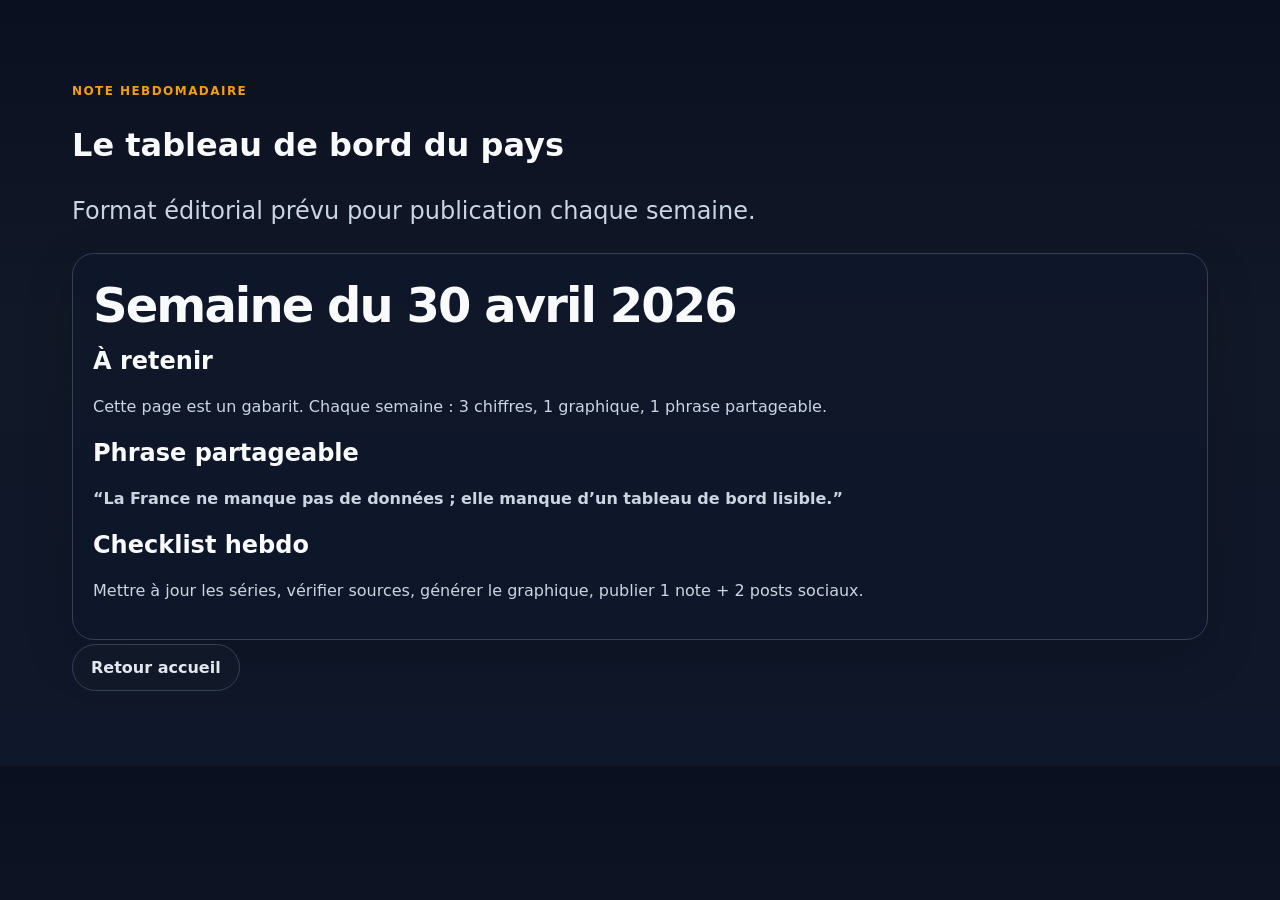
<file: weekly/latest.html>
<!doctype html><html lang="fr"><head><meta charset="utf-8"><meta name="viewport" content="width=device-width, initial-scale=1"><title>Tableau de bord du pays — dernière note</title><meta name="description" content="La note hebdomadaire du Français Moyen : 3 indicateurs, 1 tendance, 1 graphique à partager."><link rel="stylesheet" href="../assets/css/styles.css"></head><body><main class="section"><p class="eyebrow">Note hebdomadaire</p><h1>Le tableau de bord du pays</h1><p class="lead">Format éditorial prévu pour publication chaque semaine.</p><article class="tool-card"><h2>Semaine du 30 avril 2026</h2><h3>À retenir</h3><p>Cette page est un gabarit. Chaque semaine : 3 chiffres, 1 graphique, 1 phrase partageable.</p><h3>Phrase partageable</h3><p><strong>“La France ne manque pas de données ; elle manque d’un tableau de bord lisible.”</strong></p><h3>Checklist hebdo</h3><p>Mettre à jour les séries, vérifier sources, générer le graphique, publier 1 note + 2 posts sociaux.</p></article><p><a class="button" href="../index.html">Retour accueil</a></p></main></body></html>
</file>
<file: assets/css/styles.css>
:root{--bg:#0f172a;--panel:#111c33;--muted:#94a3b8;--text:#f8fafc;--line:#334155;--accent:#f59e0b;--soft:#1e293b;--good:#22c55e;--bad:#ef4444}*{box-sizing:border-box}html{scroll-behavior:smooth}body{margin:0;background:linear-gradient(180deg,#0b1020,#111827 42%,#0f172a);font-family:Inter,system-ui,-apple-system,Segoe UI,Roboto,Arial,sans-serif;color:var(--text);line-height:1.5}a{color:inherit}.hero{padding:22px 22px 70px;border-bottom:1px solid var(--line)}.nav{max-width:1180px;margin:auto;display:flex;justify-content:space-between;gap:18px;align-items:center}.brand{font-weight:800;text-decoration:none}.nav div{display:flex;gap:16px;flex-wrap:wrap}.nav a:not(.brand){color:var(--muted);font-size:14px;text-decoration:none}.hero-inner{max-width:980px;margin:90px auto 20px}.eyebrow{color:var(--accent);text-transform:uppercase;letter-spacing:.12em;font-weight:800;font-size:12px}.hero h1{font-size:clamp(44px,8vw,86px);line-height:.95;margin:10px 0 22px;letter-spacing:-.06em}.lead{font-size:clamp(18px,2.4vw,24px);color:#cbd5e1;max-width:820px}.cta-row{display:flex;gap:12px;flex-wrap:wrap;margin-top:30px}.button{border:1px solid var(--line);padding:13px 18px;border-radius:999px;text-decoration:none;background:#111827;color:#e2e8f0;font-weight:700}.button.primary{background:var(--accent);color:#111827;border-color:var(--accent)}.section{max-width:1180px;margin:auto;padding:70px 22px}.section-head{max-width:760px;margin-bottom:28px}.section h2{font-size:clamp(30px,4vw,48px);line-height:1.05;margin:6px 0 12px;letter-spacing:-.04em}.section-head p{color:#cbd5e1}.grid.cards{display:grid;grid-template-columns:repeat(4,minmax(0,1fr));gap:16px}.metric,.tool-card,.method-grid>div,.compare-item{background:rgba(15,23,42,.72);border:1px solid var(--line);border-radius:22px;padding:20px;box-shadow:0 18px 50px rgba(0,0,0,.18)}.metric strong{display:block;font-size:32px;letter-spacing:-.04em}.metric span{color:var(--muted);font-size:14px}.metric small{display:block;color:#cbd5e1;margin-top:10px}.tool-grid{display:grid;grid-template-columns:repeat(2,minmax(0,1fr));gap:18px}.tool-card h3{font-size:24px;margin:0 0 8px}.tool-card p{color:#cbd5e1}.chart{height:220px;margin-top:10px;border-radius:16px;background:rgba(30,41,59,.72);overflow:hidden}.chart svg{width:100%;height:100%;display:block}.compare-grid,.method-grid{display:grid;grid-template-columns:repeat(3,minmax(0,1fr));gap:16px}.compare-item b{display:block;margin-bottom:8px}.compare-item p{color:#cbd5e1}.question-list{display:grid;grid-template-columns:repeat(2,minmax(0,1fr));gap:12px}.question-list a{padding:18px;border:1px solid var(--line);background:rgba(15,23,42,.7);border-radius:18px;text-decoration:none;font-weight:800}.method code{background:#020617;border:1px solid var(--line);padding:2px 6px;border-radius:6px}footer{border-top:1px solid var(--line);padding:32px 22px;color:var(--muted);max-width:1180px;margin:auto;display:flex;justify-content:space-between;gap:18px;flex-wrap:wrap}@media(max-width:900px){.grid.cards,.tool-grid,.compare-grid,.method-grid,.question-list{grid-template-columns:1fr}.hero-inner{margin-top:55px}.nav{align-items:flex-start;flex-direction:column}}
</file>
